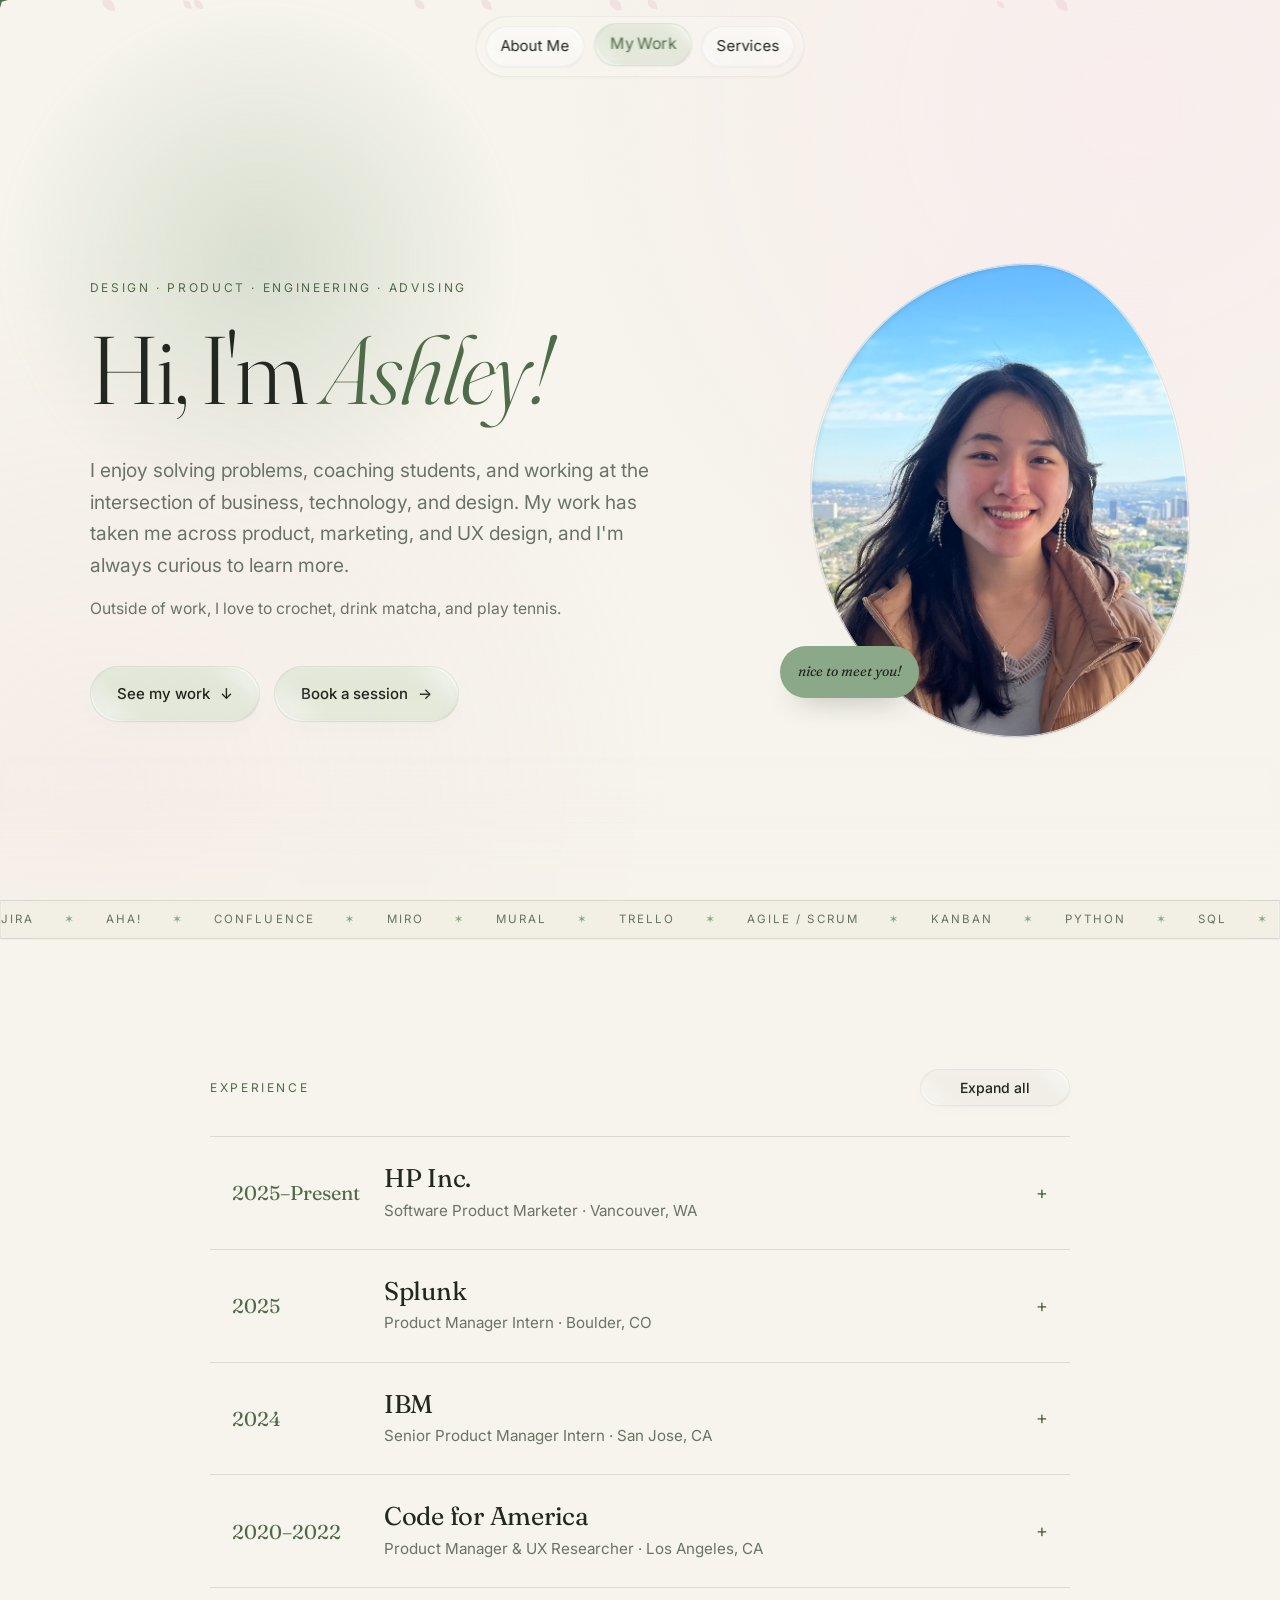
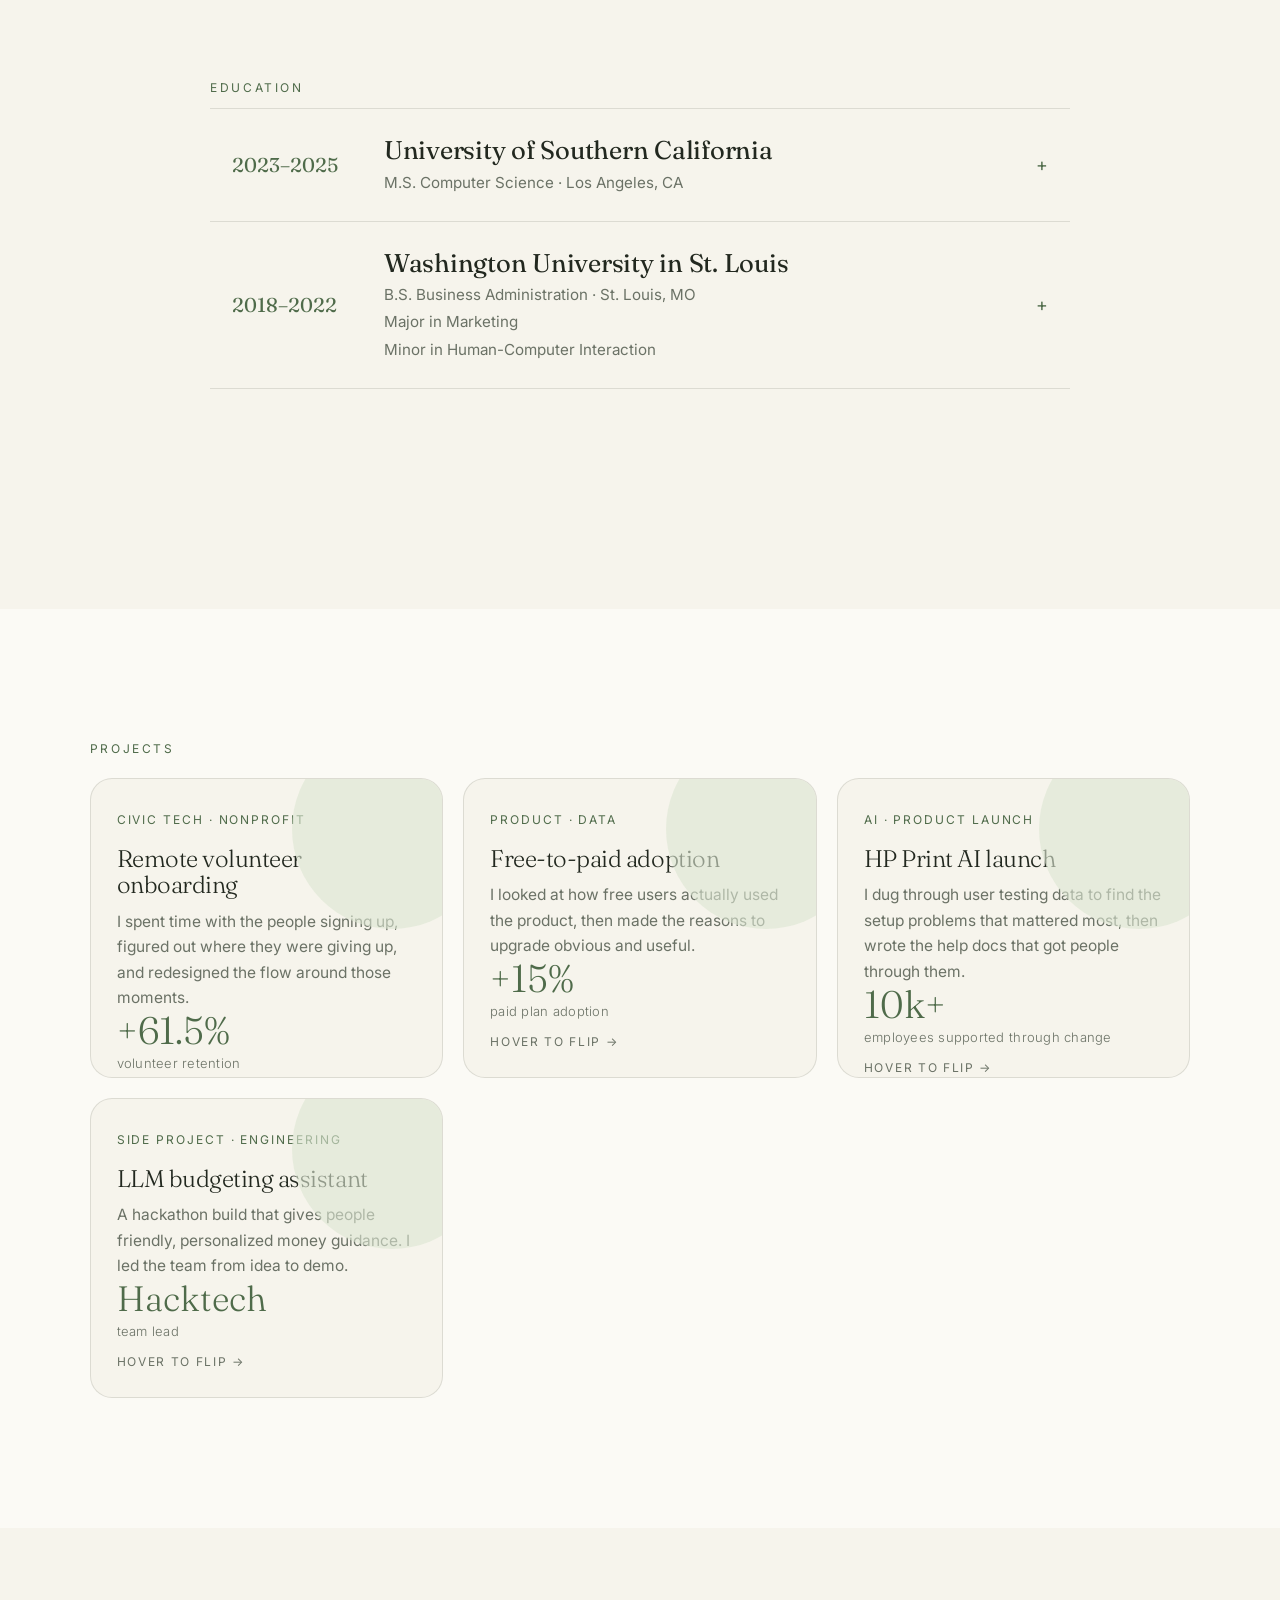
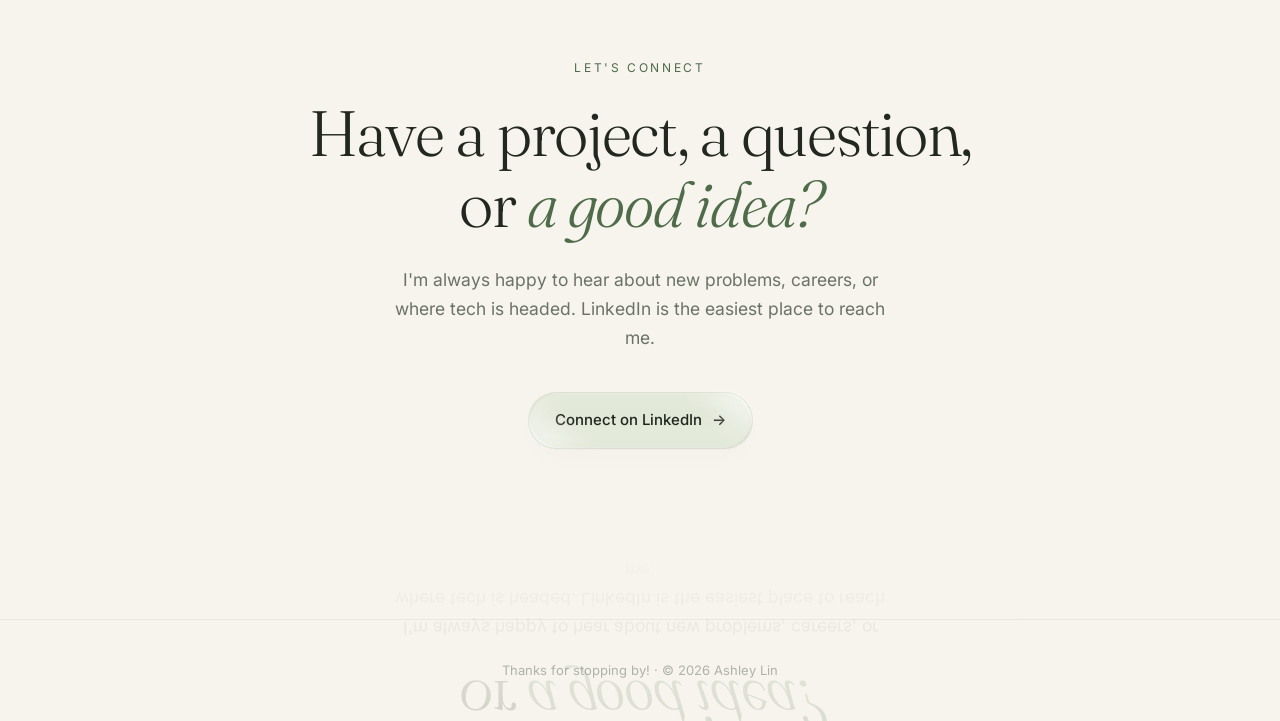
<file: index.html>
<!doctype html>
<html lang="en">
<head>
<meta charset="utf-8">
<meta name="viewport" content="width=device-width, initial-scale=1">
<title>Ashley Lin — My Work</title>
<meta name="description" content="Ashley Lin is a product manager who loves where business, tech, and design meet.">
<link rel="preconnect" href="https://fonts.googleapis.com">
<link rel="preconnect" href="https://fonts.gstatic.com" crossorigin>
<link href="https://fonts.googleapis.com/css2?family=Fraunces:ital,opsz,wght@0,9..144,300..600;1,9..144,300..500&family=Inter:wght@300;400;500;600&display=swap" rel="stylesheet">
<link rel="stylesheet" href="styles.css">
</head>
<body>

<a class="skip" href="#main">Skip to content</a>
<div class="blob" aria-hidden="true"></div>
<div class="progress" aria-hidden="true"></div>

<nav aria-label="Primary">
  <a class="link" href="about.html">About Me</a>
  <a class="link active" href="index.html" aria-current="page">My Work</a>
  <a class="link" href="services.html">Services</a>
</nav>

<main id="main">

<header class="hero">
  <div class="wrap">
    <div>
      <span class="eyebrow">Design · Product · Engineering · Advising</span>
      <h1 aria-label="Hi, I'm Ashley!">
        <span class="word">Hi,</span> <span class="word">I'm</span> <span class="word"><em>Ashley!</em></span>
      </h1>
      <p class="lede">I enjoy solving problems, coaching students, and working at the intersection of business, technology, and design. My work has taken me across product, marketing, and UX design, and I'm always curious to learn more.</p>
      <p class="outside">Outside of work, I love to crochet, drink matcha, and play tennis.</p>
      <div class="actions">
        <a class="btn solid" href="#work">See my work <span class="arrow down">↓</span></a>
        <a class="btn ghost" href="services.html">Book a session <span class="arrow">→</span></a>
      </div>
    </div>
    <figure class="portrait">
      <div class="frame"><img src="images/ashley_profile.jpg" alt="Ashley smiling in a brown puffer jacket in front of a sunny city view"></div>
      <div class="sticker" aria-hidden="true">nice to meet you!</div>
    </figure>
  </div>
</header>

<div class="marquee" aria-hidden="true">
  <div class="track">
    <span>Jira</span><span>Aha!</span><span>Confluence</span><span>Miro</span><span>Mural</span><span>Trello</span><span>Agile / Scrum</span><span>Kanban</span><span>Python</span><span>SQL</span><span>C++</span><span>Java</span><span>Swift</span><span>JavaScript</span><span>HTML/CSS</span><span>MongoDB</span><span>Angular</span><span>Node.js</span><span>R</span><span>Google Cloud</span><span>Excel</span><span>Power BI</span><span>Google Analytics</span><span>Market analysis</span><span>Industry analysis</span><span>Social &amp; digital marketing</span><span>Figma</span><span>Sketch</span><span>InVision</span><span>Adobe XD</span><span>InDesign</span><span>Storyboarding</span><span>Wireframing</span><span>Prototyping</span><span>WordPress</span><span>Wix</span>
    <span>Jira</span><span>Aha!</span><span>Confluence</span><span>Miro</span><span>Mural</span><span>Trello</span><span>Agile / Scrum</span><span>Kanban</span><span>Python</span><span>SQL</span><span>C++</span><span>Java</span><span>Swift</span><span>JavaScript</span><span>HTML/CSS</span><span>MongoDB</span><span>Angular</span><span>Node.js</span><span>R</span><span>Google Cloud</span><span>Excel</span><span>Power BI</span><span>Google Analytics</span><span>Market analysis</span><span>Industry analysis</span><span>Social &amp; digital marketing</span><span>Figma</span><span>Sketch</span><span>InVision</span><span>Adobe XD</span><span>InDesign</span><span>Storyboarding</span><span>Wireframing</span><span>Prototyping</span><span>WordPress</span><span>Wix</span>
  </div>
</div>

<section id="experience" class="exp">
  <div class="exp-wrap">
    <div class="exp-head reveal"><span class="eyebrow">Experience</span><button class="pill expand-all" type="button" aria-expanded="false">Expand all</button></div>
    <div class="entry-list reveal">
      <details class="entry">
        <summary class="entry-row">
          <span class="year">2025–Present</span>
          <div><span class="org">HP Inc.</span><span class="role">Software Product Marketer · Vancouver, WA</span></div>
          <span class="chev" aria-hidden="true">+</span>
        </summary>
        <p class="blurb">I dig into user testing and UX data to get launches like HP Print AI ready, write the help docs customers actually need, and build resources that help more than 10,000 employees get comfortable with new AI workflows.</p>
      </details>
      <details class="entry">
        <summary class="entry-row">
          <span class="year">2025</span>
          <div><span class="org">Splunk</span><span class="role">Product Manager Intern · Boulder, CO</span></div>
          <span class="chev" aria-hidden="true">+</span>
        </summary>
        <p class="blurb">I interviewed more than 50 clients and built a use case library to understand how they buy and use the product. I also dug into free-tier usage data, which helped drive a 15% lift in paid adoption.</p>
      </details>
      <details class="entry">
        <summary class="entry-row">
          <span class="year">2024</span>
          <div><span class="org">IBM</span><span class="role">Senior Product Manager Intern · San Jose, CA</span></div>
          <span class="chev" aria-hidden="true">+</span>
        </summary>
        <p class="blurb">I ran market and competitive research in decision intelligence and built interactive generative AI prototypes in Figma. I also turned customer feedback into case studies and sales materials that made the product's value easier to explain.</p>
      </details>
      <details class="entry">
        <summary class="entry-row">
          <span class="year">2020–2022</span>
          <div><span class="org">Code for America</span><span class="role">Product Manager &amp; UX Researcher · Los Angeles, CA</span></div>
          <span class="chev" aria-hidden="true">+</span>
        </summary>
        <p class="blurb">I led the redesign of remote volunteer onboarding, from user interviews through usability testing and A/B experiments. The changes raised volunteer retention by 61.5% and onboarding satisfaction by 37.1%.</p>
      </details>
    </div>

    <span class="eyebrow edu-label reveal">Education</span>
    <div class="entry-list reveal">
      <details class="entry">
        <summary class="entry-row">
          <span class="year">2023–2025</span>
          <div><span class="org">University of Southern California</span><span class="role">M.S. Computer Science · Los Angeles, CA</span></div>
          <span class="chev" aria-hidden="true">+</span>
        </summary>
        <div class="blurb"><ul class="activities"><li>Women in Computer Science</li><li>Women in Engineering</li></ul></div>
      </details>
      <details class="entry">
        <summary class="entry-row">
          <span class="year">2018–2022</span>
          <div><span class="org">Washington University in St. Louis</span><span class="role">B.S. Business Administration · St. Louis, MO</span><span class="role major">Major in Marketing</span><span class="role major">Minor in Human-Computer Interaction</span></div>
          <span class="chev" aria-hidden="true">+</span>
        </summary>
        <div class="blurb"><ul class="activities"><li>Director of Services, Congress of the South 40</li><li>UI/UX Designer, Google Developer Student Club</li><li>Treasurer, AIGA (American Institute of Graphic Design)</li><li>College Orientation Leader, First Year Center IE Program</li></ul></div>
      </details>
    </div>
  </div>
</section>

<section id="work" class="work">
  <div class="wrap">
    <span class="eyebrow reveal">Projects</span>
    <div class="pgrid">

      <div class="flip reveal" tabindex="0" role="button" aria-label="Remote volunteer onboarding. Hover or press Enter to flip.">
        <div class="flip-inner">
          <div class="face front">
            <div class="shape" aria-hidden="true"></div>
            <div>
              <span class="tag">Civic tech · Nonprofit</span>
              <h3>Remote volunteer onboarding</h3>
              <p>I spent time with the people signing up, figured out where they were giving up, and redesigned the flow around those moments.</p>
            </div>
            <div>
              <div class="metric">+61.5%<small>volunteer retention</small></div>
              <span class="hint">Hover to flip →</span>
            </div>
          </div>
          <div class="face back">
            <div class="photo-slot"><small>Photo placeholder</small>Image coming soon</div>
          </div>
        </div>
      </div>

      <div class="flip reveal" tabindex="0" role="button" aria-label="Free-to-paid adoption. Hover or press Enter to flip.">
        <div class="flip-inner">
          <div class="face front">
            <div class="shape" aria-hidden="true"></div>
            <div>
              <span class="tag">Product · Data</span>
              <h3>Free-to-paid adoption</h3>
              <p>I looked at how free users actually used the product, then made the reasons to upgrade obvious and useful.</p>
            </div>
            <div>
              <div class="metric">+15%<small>paid plan adoption</small></div>
              <span class="hint">Hover to flip →</span>
            </div>
          </div>
          <div class="face back">
            <div class="photo-slot"><small>Photo placeholder</small>Image coming soon</div>
          </div>
        </div>
      </div>

      <div class="flip reveal" tabindex="0" role="button" aria-label="HP Print AI launch. Hover or press Enter to flip.">
        <div class="flip-inner">
          <div class="face front">
            <div class="shape" aria-hidden="true"></div>
            <div>
              <span class="tag">AI · Product launch</span>
              <h3>HP Print AI launch</h3>
              <p>I dug through user testing data to find the setup problems that mattered most, then wrote the help docs that got people through them.</p>
            </div>
            <div>
              <div class="metric">10k+<small>employees supported through change</small></div>
              <span class="hint">Hover to flip →</span>
            </div>
          </div>
          <div class="face back">
            <div class="photo-slot"><small>Photo placeholder</small>Image coming soon</div>
          </div>
        </div>
      </div>

      <div class="flip reveal" tabindex="0" role="button" aria-label="LLM budgeting assistant. Hover or press Enter to flip.">
        <div class="flip-inner">
          <div class="face front">
            <div class="shape" aria-hidden="true"></div>
            <div>
              <span class="tag">Side project · Engineering</span>
              <h3>LLM budgeting assistant</h3>
              <p>A hackathon build that gives people friendly, personalized money guidance. I led the team from idea to demo.</p>
            </div>
            <div>
              <div class="metric wordy">Hacktech<small>team lead</small></div>
              <span class="hint">Hover to flip →</span>
            </div>
          </div>
          <div class="face back">
            <div class="photo-slot"><small>Photo placeholder</small>Image coming soon</div>
          </div>
        </div>
      </div>

          </div>
  </div>
</section>

  <section id="connect" class="connect">
    <div class="wrap reveal">
      <span class="eyebrow">Let's connect</span>
      <h2>Have a project, a question, or <em>a good idea?</em></h2>
      <p>I'm always happy to hear about new problems, careers, or where tech is headed. LinkedIn is the easiest place to reach me.</p>
      <a class="btn solid" href="https://linkedin.com/in/ashleylin1" target="_blank" rel="noopener">Connect on LinkedIn <span class="arrow">→</span></a>
    </div>
  </section>
</main>

<footer>Thanks for stopping by! · © 2026 Ashley Lin</footer>

<script src="site.js"></script>
</body>
</html>
</file>
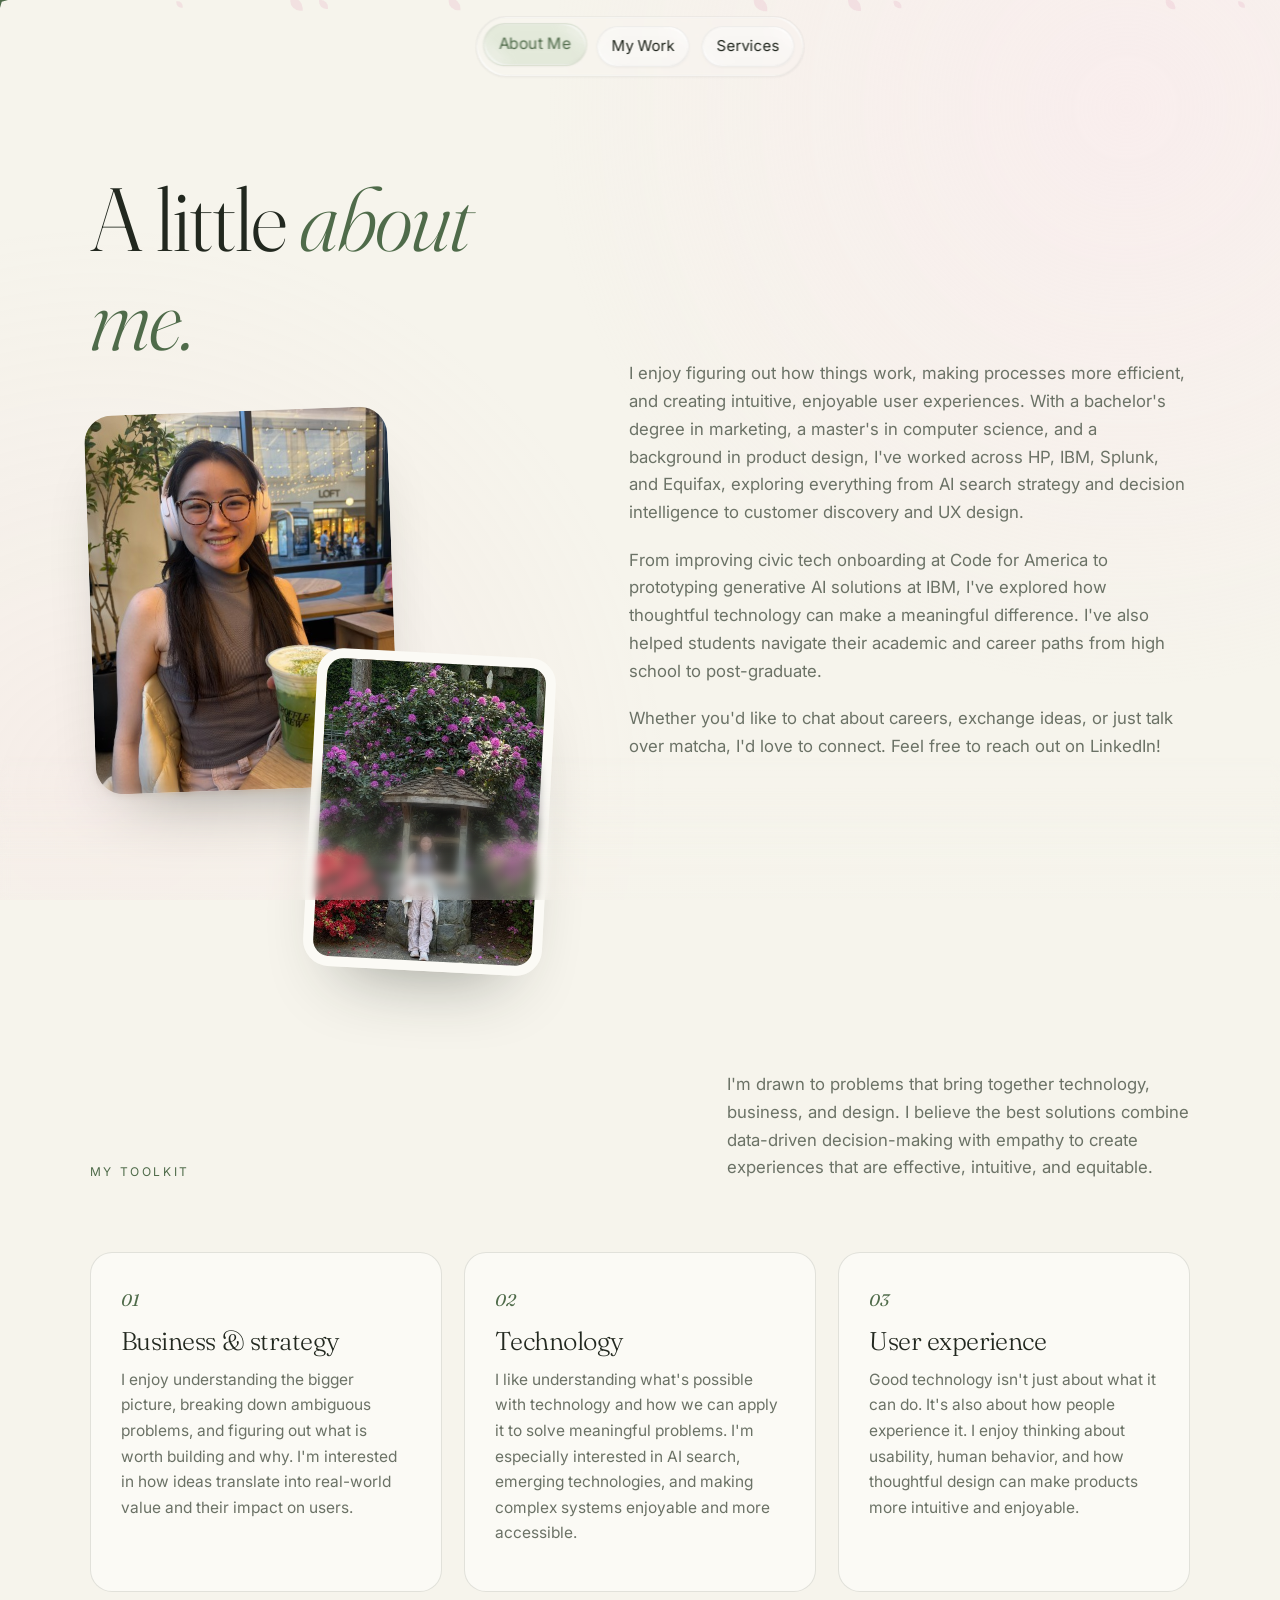
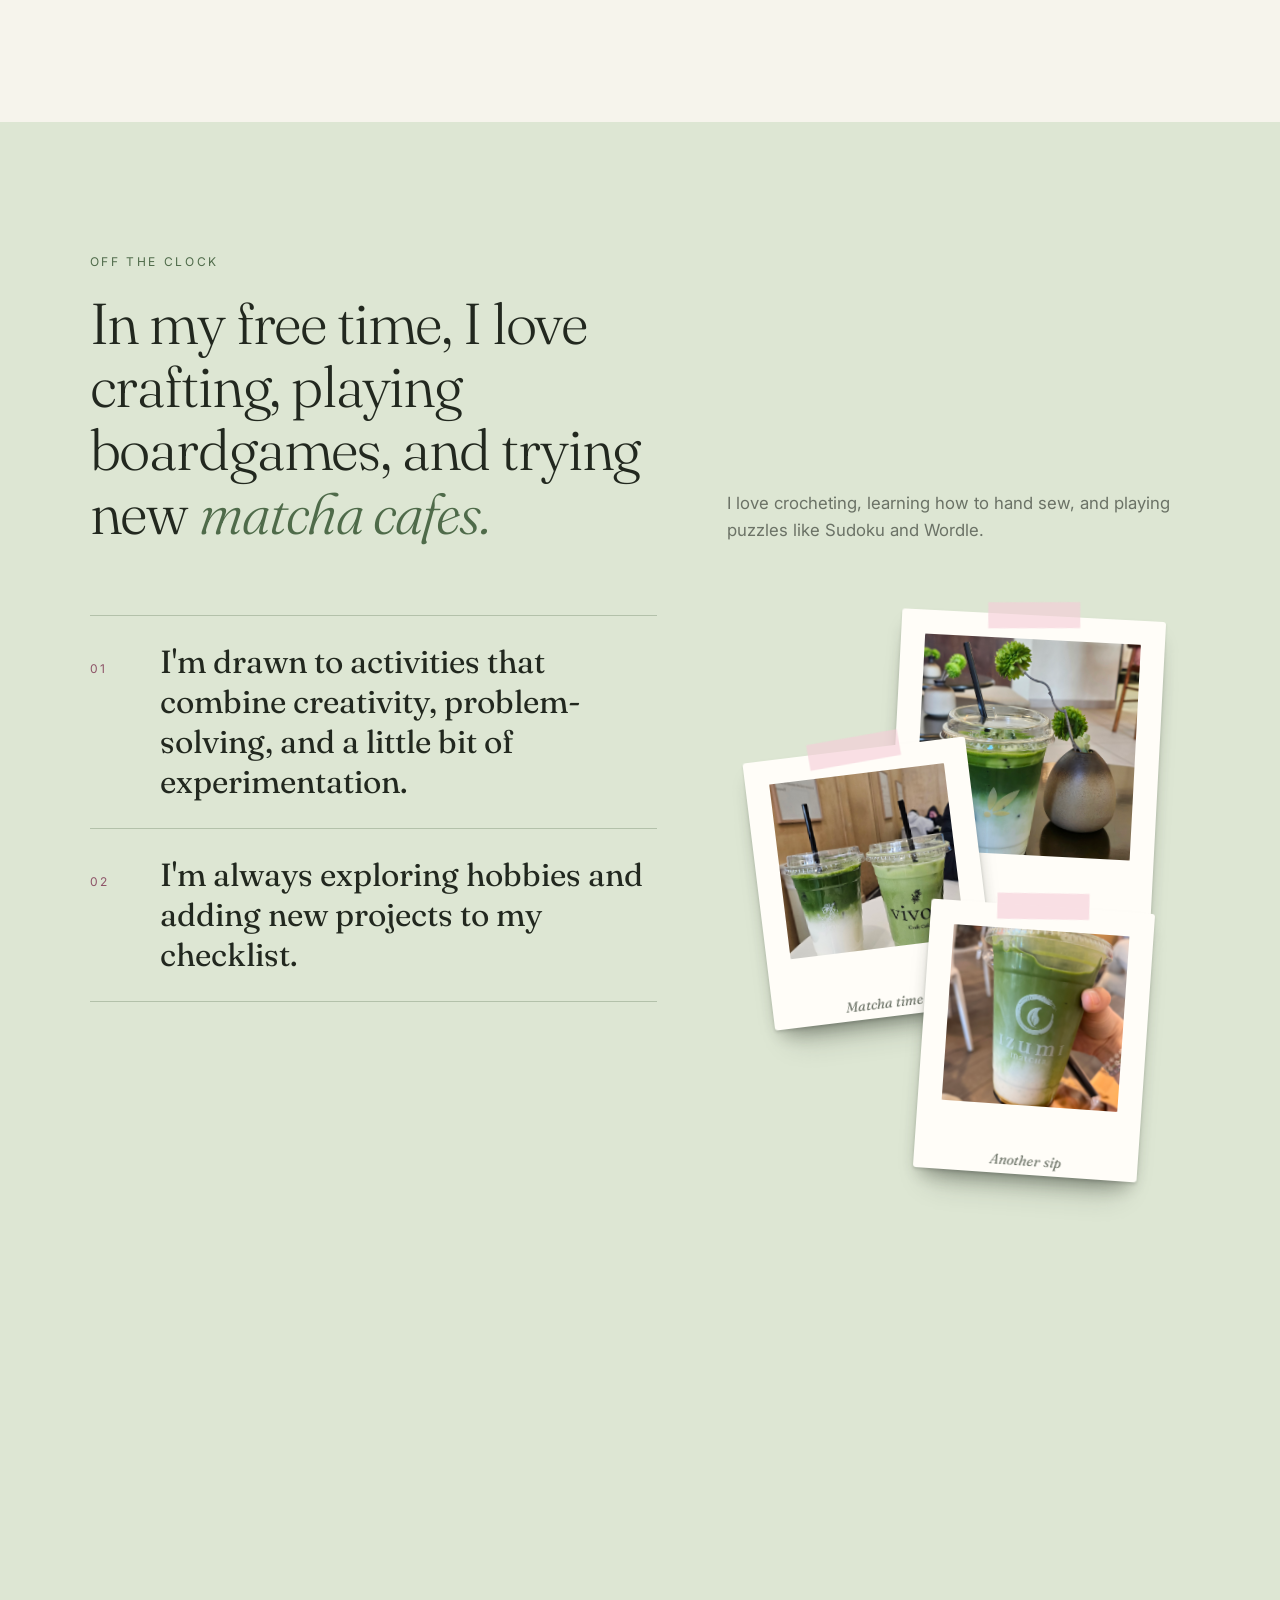
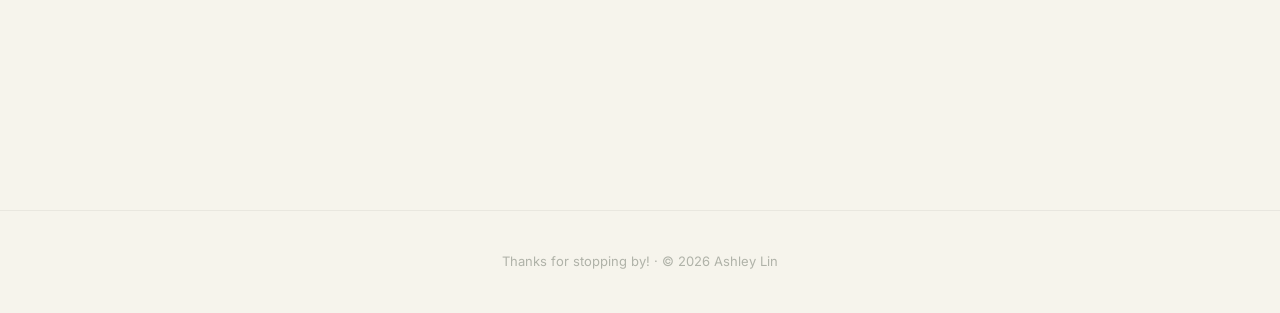
<file: about.html>
<!doctype html>
<html lang="en">
<head>
<meta charset="utf-8">
<meta name="viewport" content="width=device-width, initial-scale=1">
<title>Ashley Lin — About Me</title>
<meta name="description" content="A little about Ashley Lin: product, marketing, UX, and the things she makes for fun.">
<link rel="preconnect" href="https://fonts.googleapis.com">
<link rel="preconnect" href="https://fonts.gstatic.com" crossorigin>
<link href="https://fonts.googleapis.com/css2?family=Fraunces:ital,opsz,wght@0,9..144,300..600;1,9..144,300..500&family=Inter:wght@300;400;500;600&display=swap" rel="stylesheet">
<link rel="stylesheet" href="styles.css">
</head>
<body>

<a class="skip" href="#main">Skip to content</a>
<div class="progress" aria-hidden="true"></div>

<nav aria-label="Primary">
  <a class="link active" href="about.html" aria-current="page">About Me</a>
  <a class="link" href="index.html">My Work</a>
  <a class="link" href="services.html">Services</a>
</nav>

<main id="main">

<section id="about" class="about pt-about">
  <div class="wrap">
    <div class="about-grid">
      <div class="about-visual">
        <h1 class="reveal">A little <em>about me.</em></h1>
        <div class="collage reveal">
          <figure class="c1"><img src="images/ashley_2.jpeg" alt="Ashley smiling in a brown puffer jacket in front of a sunny city view"></figure>
          <figure class="c2"><img src="images/ashley_1.jpeg" alt="Ashley standing in front of a stone well surrounded by blooming purple and red rhododendrons"></figure>
        </div>
      </div>
      <div>
        <p class="body reveal">I enjoy figuring out how things work, making processes more efficient, and creating intuitive, enjoyable user experiences. With a bachelor's degree in marketing, a master's in computer science, and a background in product design, I've worked across HP, IBM, Splunk, and Equifax, exploring everything from AI search strategy and decision intelligence to customer discovery and UX design.</p>
        <p class="body reveal">From improving civic tech onboarding at Code for America to prototyping generative AI solutions at IBM, I've explored how thoughtful technology can make a meaningful difference. I've also helped students navigate their academic and career paths from high school to post-graduate.</p>
        <p class="body reveal">Whether you'd like to chat about careers, exchange ideas, or just talk over matcha, I'd love to connect. Feel free to reach out on LinkedIn!</p>
      </div>
    </div>

    <div class="off-head toolkit-row">
      <div class="reveal"><span class="eyebrow">My Toolkit</span></div>
      <p class="lead reveal">I'm drawn to problems that bring together technology, business, and design. I believe the best solutions combine data-driven decision-making with empathy to create experiences that are effective, intuitive, and equitable.</p>
    </div>
    <div class="pillars">
      <div class="skill-card reveal" tabindex="0" role="button" aria-label="Business and strategy. Hover or press Enter to see skills.">
        <div class="skill-inner">
          <div class="skill-face front">
            <span class="num">01</span>
            <h3>Business &amp; strategy</h3>
            <p>I enjoy understanding the bigger picture, breaking down ambiguous problems, and figuring out what is worth building and why. I'm interested in how ideas translate into real-world value and their impact on users.</p>
          </div>
          <div class="skill-face back">
            <ul class="skills"><li>Jira</li><li>Aha!</li><li>Confluence</li><li>Agile / Scrum</li><li>Kanban</li><li>Market analysis</li><li>Industry analysis</li><li>Google Analytics</li><li>Excel</li><li>Power BI</li><li>Social &amp; digital marketing</li></ul>
          </div>
        </div>
      </div>
      <div class="skill-card reveal" tabindex="0" role="button" aria-label="Technology. Hover or press Enter to see skills.">
        <div class="skill-inner">
          <div class="skill-face front">
            <span class="num">02</span>
            <h3>Technology</h3>
            <p>I like understanding what's possible with technology and how we can apply it to solve meaningful problems. I'm especially interested in AI search, emerging technologies, and making complex systems enjoyable and more accessible.</p>
          </div>
          <div class="skill-face back">
            <ul class="skills"><li>Python</li><li>SQL</li><li>R</li><li>Java</li><li>C++</li><li>Swift</li><li>JavaScript</li><li>HTML/CSS</li><li>Angular</li><li>Node.js</li><li>MongoDB</li><li>Google Cloud</li></ul>
          </div>
        </div>
      </div>
      <div class="skill-card reveal" tabindex="0" role="button" aria-label="User experience. Hover or press Enter to see skills.">
        <div class="skill-inner">
          <div class="skill-face front">
            <span class="num">03</span>
            <h3>User experience</h3>
            <p>Good technology isn't just about what it can do. It's also about how people experience it. I enjoy thinking about usability, human behavior, and how thoughtful design can make products more intuitive and enjoyable.</p>
          </div>
          <div class="skill-face back">
            <ul class="skills"><li>Figma</li><li>Sketch</li><li>Adobe XD</li><li>InVision</li><li>InDesign</li><li>Miro</li><li>Mural</li><li>Wireframing</li><li>Prototyping</li><li>Storyboarding</li><li>WordPress</li><li>Wix</li></ul>
          </div>
        </div>
      </div>
    </div>
  </div>
</section>

<section id="off-the-clock" class="offclock">
  <div class="wrap">
    <div class="off-head">
      <div class="reveal">
        <span class="eyebrow">Off the clock</span>
        <h2>In my free time, I love crafting, playing boardgames, and trying new <em>matcha cafes.</em></h2>
      </div>
      <p class="lead reveal">I love crocheting, learning how to hand sew, and playing puzzles like Sudoku and Wordle.</p>
    </div>

    <div class="off-head tall">
      <ol class="statements">
        <li class="reveal" style="--d:0s"><span class="n">01</span>I'm drawn to activities that combine creativity, problem-solving, and a little bit of experimentation.</li>
        <li class="reveal" style="--d:.15s"><span class="n">02</span>I'm always exploring hobbies and adding new projects to my checklist.</li>
        <li class="reveal" style="--d:.3s"><span class="n">03</span>Lately, I've also been learning how to play tennis and vibe coding side projects.</li>
      </ol>
      <div class="polstack">
        <figure class="pol matcha" style="--r:3deg;--d:0s">
          <img src="images/matcha_1.jpg" alt="An iced matcha latte in a clear cup with layered green and milk, next to a small ceramic vase" loading="lazy">
          <figcaption>Iced matcha, obviously</figcaption>
        </figure>
        <figure class="pol garden" style="--r:-7deg;--d:.25s">
          <img src="images/matcha_2.jpg" alt="Matcha photo" loading="lazy">
          <figcaption>Matcha time</figcaption>
        </figure>
        <figure class="pol profile" style="--r:4deg;--d:.5s">
          <img src="images/matcha_3.jpg" alt="Matcha photo" loading="lazy">
          <figcaption>Another sip</figcaption>
        </figure>
      </div>
    </div>

    <div class="orbit reveal">
      <div class="orbit-center">
        <h3>Currently into</h3>
        <p>A little corner for what I've been learning lately.</p>
      </div>
      <div class="ring">
          <span class="orb" style="--a0:0deg" tabindex="0"><span class="spin"><span class="emoji">🍵</span><span class="label">Making matcha</span></span></span>
          <span class="orb" style="--a0:36deg" tabindex="0"><span class="spin"><span class="emoji">🧶</span><span class="label">Crochet</span></span></span>
          <span class="orb" style="--a0:72deg" tabindex="0"><span class="spin"><span class="emoji">🧩</span><span class="label">Sudoku</span></span></span>
          <span class="orb" style="--a0:108deg" tabindex="0"><span class="spin"><span class="emoji">🪡</span><span class="label">Hand sewing</span></span></span>
          <span class="orb" style="--a0:144deg" tabindex="0"><span class="spin"><span class="emoji letter">W</span><span class="label">Wordle</span></span></span>
          <span class="orb" style="--a0:180deg" tabindex="0"><span class="spin"><span class="emoji">✏️</span><span class="label">Drawing</span></span></span>
          <span class="orb" style="--a0:216deg" tabindex="0"><span class="spin"><span class="emoji">🎬</span><span class="label">Video editing</span></span></span>
          <span class="orb" style="--a0:252deg" tabindex="0"><span class="spin"><span class="emoji">🐶</span><span class="label">Felting</span></span></span>
          <span class="orb" style="--a0:288deg" tabindex="0"><span class="spin"><span class="emoji">🍛</span><span class="label">Meal prep</span></span></span>
          <span class="orb" style="--a0:324deg" tabindex="0"><span class="spin"><span class="emoji">🎾</span><span class="label">Tennis</span></span></span>
      </div>
    </div>
  </div>
</section>

<section id="art" class="art">
  <div class="wrap">
    <div class="art-head">
      <div class="reveal">
        <span class="eyebrow">Art</span>
        <h2>Little things <em>I love.</em></h2>
      </div>
      <p class="reveal">This site is a collection of the things I've worked on, learned, and enjoyed along the way.</p>
    </div>
    <div class="gallery">
      <figure class="piece reveal"><div class="ph">Piece one</div><figcaption>Title · medium · year</figcaption></figure>
      <figure class="piece reveal"><div class="ph">Piece two</div><figcaption>Title · medium · year</figcaption></figure>
      <figure class="piece reveal"><div class="ph">Piece three</div><figcaption>Title · medium · year</figcaption></figure>
    </div>
    <a class="more reveal" href="gallery.html">Want to see more? <span class="arrow">→</span></a>
  </div>
</section>

<section id="contact" class="contact">
  <div class="wrap reveal">
    <span class="eyebrow">Say hello!</span>
    <h2>Have a project in mind, want to talk about careers, or <em>just found something interesting on my site?</em></h2>
    <div class="cta-row">
      <a class="btn solid" href="https://linkedin.com/in/ashleylin1" target="_blank" rel="noopener">Connect on LinkedIn <span class="arrow">→</span></a>
      <a class="btn ghost" href="services.html">Book a session <span class="arrow">→</span></a>
    </div>
  </div>
</section>

</main>

<footer>Thanks for stopping by! · © 2026 Ashley Lin</footer>

<script src="site.js"></script>
</body>
</html>
</file>
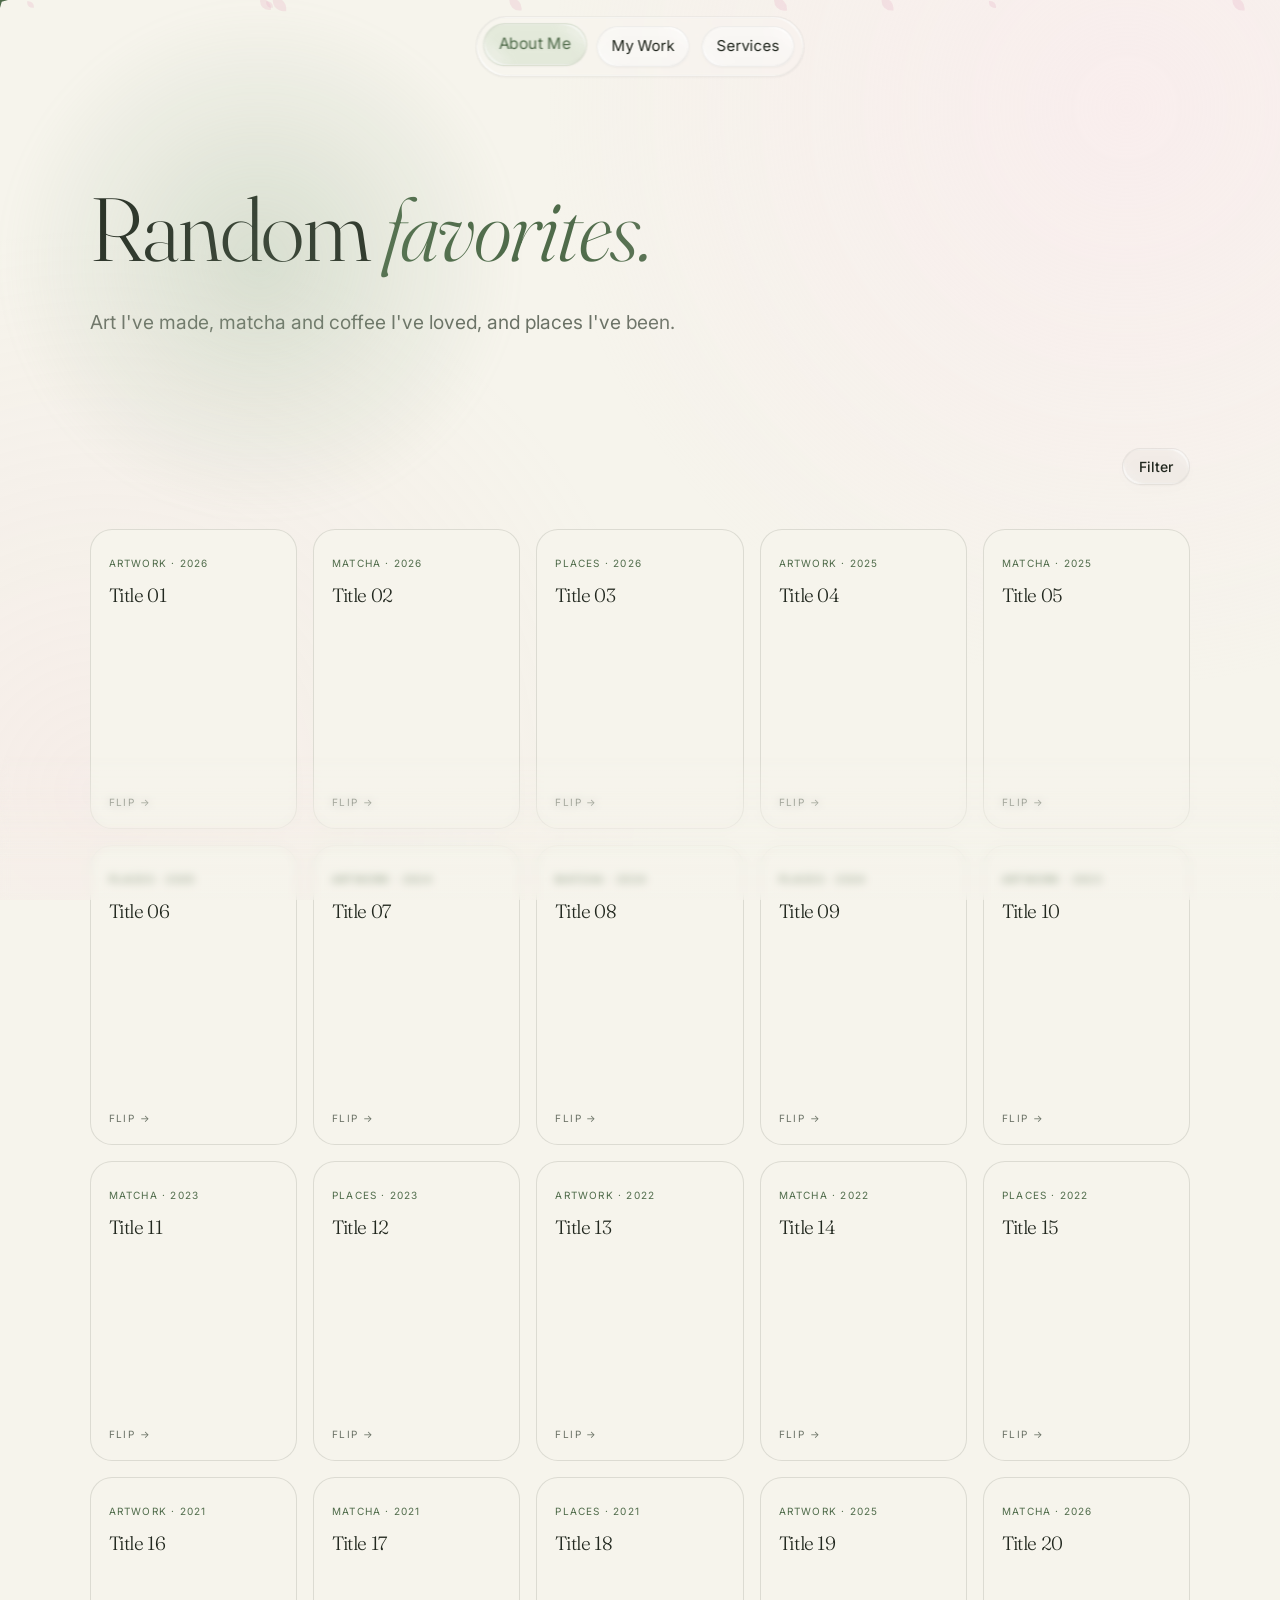
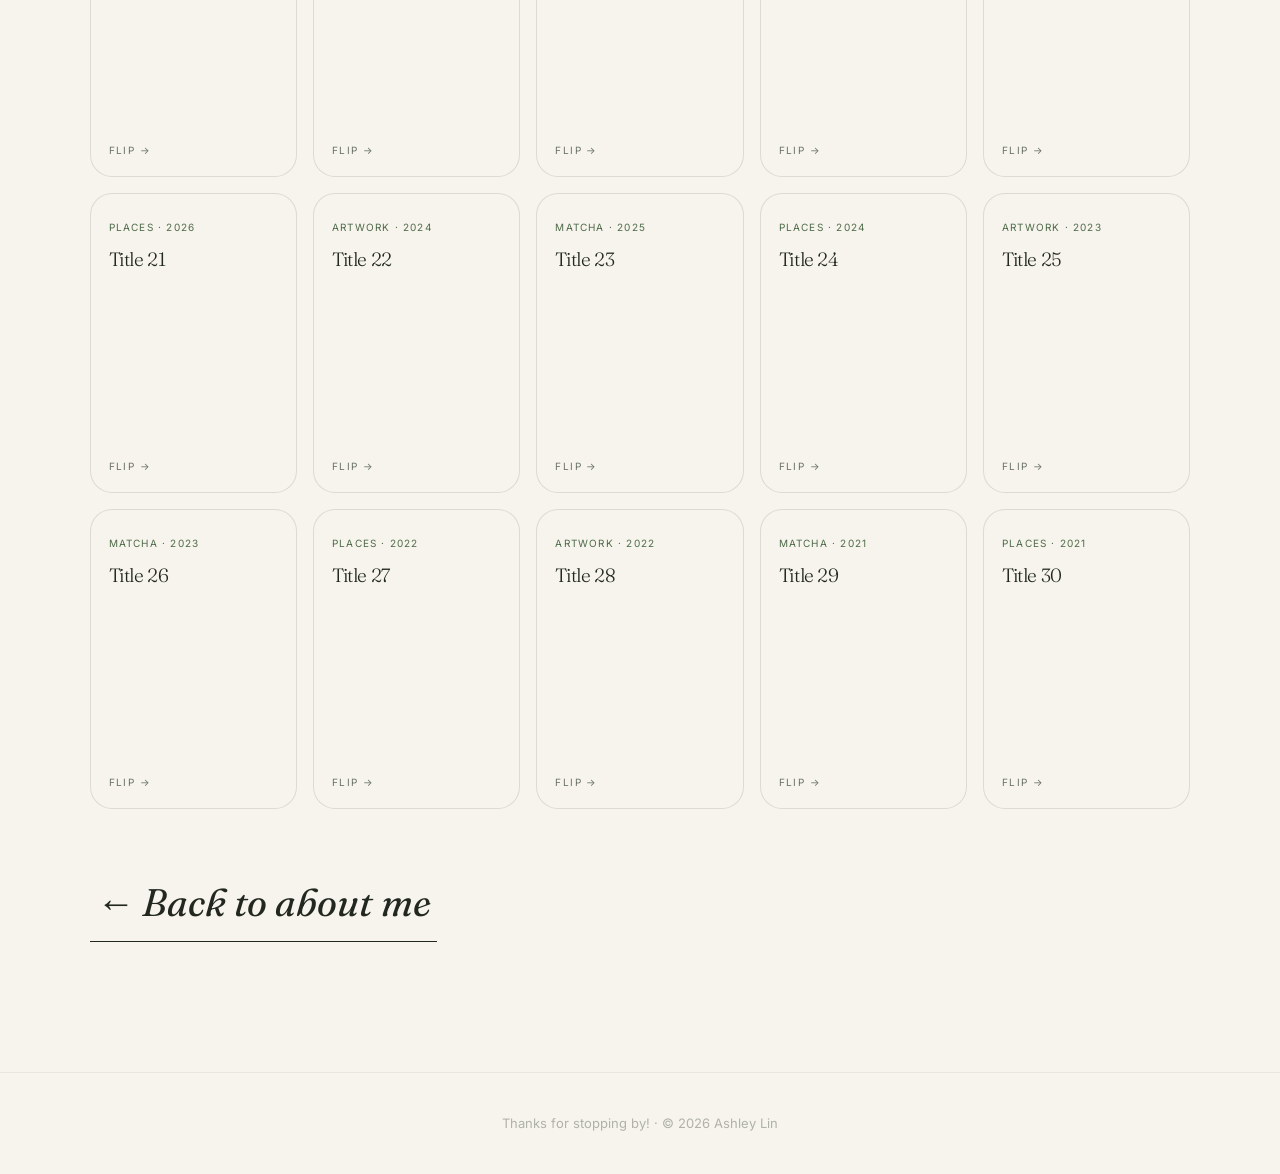
<file: gallery.html>
<!doctype html>
<html lang="en">
<head>
<meta charset="utf-8">
<meta name="viewport" content="width=device-width, initial-scale=1">
<title>Ashley Lin — Gallery</title>
<meta name="description" content="A gallery of art, matcha and coffee, and places Ashley Lin has been.">
<link rel="preconnect" href="https://fonts.googleapis.com">
<link rel="preconnect" href="https://fonts.gstatic.com" crossorigin>
<link href="https://fonts.googleapis.com/css2?family=Fraunces:ital,opsz,wght@0,9..144,300..600;1,9..144,300..500&family=Inter:wght@300;400;500;600&display=swap" rel="stylesheet">
<link rel="stylesheet" href="styles.css">
</head>
<body>

<a class="skip" href="#main">Skip to content</a>
<div class="blob" aria-hidden="true"></div>
<div class="progress" aria-hidden="true"></div>

<nav aria-label="Primary">
  <a class="link active" href="about.html" aria-current="page">About Me</a>
  <a class="link" href="index.html">My Work</a>
  <a class="link" href="services.html">Services</a>
</nav>

<main id="main">

<header class="page-hero">
  <div class="wrap">
    <h1 class="reveal">Random <em>favorites.</em></h1>
    <p class="page-lede reveal">Art I've made, matcha and coffee I've loved, and places I've been.</p>
  </div>
</header>

<section class="pt-40">
  <div class="wrap">
    <div class="tools">
      <div class="filter" role="group" aria-label="Filter">
        <button class="pill" type="button" aria-haspopup="true">Filter</button>
        <div class="filter-menu">
          <button class="pill" data-filter="all" aria-pressed="true">All</button>
          <button class="pill" data-filter="art" aria-pressed="false">Art</button>
          <button class="pill" data-filter="matcha" aria-pressed="false">Matcha</button>
          <button class="pill" data-filter="places" aria-pressed="false">Places</button>
        </div>
      </div>
    </div>

    <div class="pgrid gallery-grid" id="gallery">
      <div class="flip small reveal" data-cat="art" tabindex="0" role="button" aria-label="Title 01. Hover or press Enter to flip."><div class="flip-inner"><div class="face front"><div><span class="tag">Artwork · 2026</span><h3>Title 01</h3></div><span class="hint">Flip →</span></div><div class="face back"><div class="photo-slot"><small>Photo</small>Coming soon</div></div></div></div>
      <div class="flip small reveal" data-cat="matcha" tabindex="0" role="button" aria-label="Title 02. Hover or press Enter to flip."><div class="flip-inner"><div class="face front"><div><span class="tag">Matcha · 2026</span><h3>Title 02</h3></div><span class="hint">Flip →</span></div><div class="face back"><div class="photo-slot"><small>Photo</small>Coming soon</div></div></div></div>
      <div class="flip small reveal" data-cat="places" tabindex="0" role="button" aria-label="Title 03. Hover or press Enter to flip."><div class="flip-inner"><div class="face front"><div><span class="tag">Places · 2026</span><h3>Title 03</h3></div><span class="hint">Flip →</span></div><div class="face back"><div class="photo-slot"><small>Photo</small>Coming soon</div></div></div></div>
      <div class="flip small reveal" data-cat="art" tabindex="0" role="button" aria-label="Title 04. Hover or press Enter to flip."><div class="flip-inner"><div class="face front"><div><span class="tag">Artwork · 2025</span><h3>Title 04</h3></div><span class="hint">Flip →</span></div><div class="face back"><div class="photo-slot"><small>Photo</small>Coming soon</div></div></div></div>
      <div class="flip small reveal" data-cat="matcha" tabindex="0" role="button" aria-label="Title 05. Hover or press Enter to flip."><div class="flip-inner"><div class="face front"><div><span class="tag">Matcha · 2025</span><h3>Title 05</h3></div><span class="hint">Flip →</span></div><div class="face back"><div class="photo-slot"><small>Photo</small>Coming soon</div></div></div></div>
      <div class="flip small reveal" data-cat="places" tabindex="0" role="button" aria-label="Title 06. Hover or press Enter to flip."><div class="flip-inner"><div class="face front"><div><span class="tag">Places · 2025</span><h3>Title 06</h3></div><span class="hint">Flip →</span></div><div class="face back"><div class="photo-slot"><small>Photo</small>Coming soon</div></div></div></div>
      <div class="flip small reveal" data-cat="art" tabindex="0" role="button" aria-label="Title 07. Hover or press Enter to flip."><div class="flip-inner"><div class="face front"><div><span class="tag">Artwork · 2024</span><h3>Title 07</h3></div><span class="hint">Flip →</span></div><div class="face back"><div class="photo-slot"><small>Photo</small>Coming soon</div></div></div></div>
      <div class="flip small reveal" data-cat="matcha" tabindex="0" role="button" aria-label="Title 08. Hover or press Enter to flip."><div class="flip-inner"><div class="face front"><div><span class="tag">Matcha · 2024</span><h3>Title 08</h3></div><span class="hint">Flip →</span></div><div class="face back"><div class="photo-slot"><small>Photo</small>Coming soon</div></div></div></div>
      <div class="flip small reveal" data-cat="places" tabindex="0" role="button" aria-label="Title 09. Hover or press Enter to flip."><div class="flip-inner"><div class="face front"><div><span class="tag">Places · 2024</span><h3>Title 09</h3></div><span class="hint">Flip →</span></div><div class="face back"><div class="photo-slot"><small>Photo</small>Coming soon</div></div></div></div>
      <div class="flip small reveal" data-cat="art" tabindex="0" role="button" aria-label="Title 10. Hover or press Enter to flip."><div class="flip-inner"><div class="face front"><div><span class="tag">Artwork · 2023</span><h3>Title 10</h3></div><span class="hint">Flip →</span></div><div class="face back"><div class="photo-slot"><small>Photo</small>Coming soon</div></div></div></div>
      <div class="flip small reveal" data-cat="matcha" tabindex="0" role="button" aria-label="Title 11. Hover or press Enter to flip."><div class="flip-inner"><div class="face front"><div><span class="tag">Matcha · 2023</span><h3>Title 11</h3></div><span class="hint">Flip →</span></div><div class="face back"><div class="photo-slot"><small>Photo</small>Coming soon</div></div></div></div>
      <div class="flip small reveal" data-cat="places" tabindex="0" role="button" aria-label="Title 12. Hover or press Enter to flip."><div class="flip-inner"><div class="face front"><div><span class="tag">Places · 2023</span><h3>Title 12</h3></div><span class="hint">Flip →</span></div><div class="face back"><div class="photo-slot"><small>Photo</small>Coming soon</div></div></div></div>
      <div class="flip small reveal" data-cat="art" tabindex="0" role="button" aria-label="Title 13. Hover or press Enter to flip."><div class="flip-inner"><div class="face front"><div><span class="tag">Artwork · 2022</span><h3>Title 13</h3></div><span class="hint">Flip →</span></div><div class="face back"><div class="photo-slot"><small>Photo</small>Coming soon</div></div></div></div>
      <div class="flip small reveal" data-cat="matcha" tabindex="0" role="button" aria-label="Title 14. Hover or press Enter to flip."><div class="flip-inner"><div class="face front"><div><span class="tag">Matcha · 2022</span><h3>Title 14</h3></div><span class="hint">Flip →</span></div><div class="face back"><div class="photo-slot"><small>Photo</small>Coming soon</div></div></div></div>
      <div class="flip small reveal" data-cat="places" tabindex="0" role="button" aria-label="Title 15. Hover or press Enter to flip."><div class="flip-inner"><div class="face front"><div><span class="tag">Places · 2022</span><h3>Title 15</h3></div><span class="hint">Flip →</span></div><div class="face back"><div class="photo-slot"><small>Photo</small>Coming soon</div></div></div></div>
      <div class="flip small reveal" data-cat="art" tabindex="0" role="button" aria-label="Title 16. Hover or press Enter to flip."><div class="flip-inner"><div class="face front"><div><span class="tag">Artwork · 2021</span><h3>Title 16</h3></div><span class="hint">Flip →</span></div><div class="face back"><div class="photo-slot"><small>Photo</small>Coming soon</div></div></div></div>
      <div class="flip small reveal" data-cat="matcha" tabindex="0" role="button" aria-label="Title 17. Hover or press Enter to flip."><div class="flip-inner"><div class="face front"><div><span class="tag">Matcha · 2021</span><h3>Title 17</h3></div><span class="hint">Flip →</span></div><div class="face back"><div class="photo-slot"><small>Photo</small>Coming soon</div></div></div></div>
      <div class="flip small reveal" data-cat="places" tabindex="0" role="button" aria-label="Title 18. Hover or press Enter to flip."><div class="flip-inner"><div class="face front"><div><span class="tag">Places · 2021</span><h3>Title 18</h3></div><span class="hint">Flip →</span></div><div class="face back"><div class="photo-slot"><small>Photo</small>Coming soon</div></div></div></div>
      <div class="flip small reveal" data-cat="art" tabindex="0" role="button" aria-label="Title 19. Hover or press Enter to flip."><div class="flip-inner"><div class="face front"><div><span class="tag">Artwork · 2025</span><h3>Title 19</h3></div><span class="hint">Flip →</span></div><div class="face back"><div class="photo-slot"><small>Photo</small>Coming soon</div></div></div></div>
      <div class="flip small reveal" data-cat="matcha" tabindex="0" role="button" aria-label="Title 20. Hover or press Enter to flip."><div class="flip-inner"><div class="face front"><div><span class="tag">Matcha · 2026</span><h3>Title 20</h3></div><span class="hint">Flip →</span></div><div class="face back"><div class="photo-slot"><small>Photo</small>Coming soon</div></div></div></div>
      <div class="flip small reveal" data-cat="places" tabindex="0" role="button" aria-label="Title 21. Hover or press Enter to flip."><div class="flip-inner"><div class="face front"><div><span class="tag">Places · 2026</span><h3>Title 21</h3></div><span class="hint">Flip →</span></div><div class="face back"><div class="photo-slot"><small>Photo</small>Coming soon</div></div></div></div>
      <div class="flip small reveal" data-cat="art" tabindex="0" role="button" aria-label="Title 22. Hover or press Enter to flip."><div class="flip-inner"><div class="face front"><div><span class="tag">Artwork · 2024</span><h3>Title 22</h3></div><span class="hint">Flip →</span></div><div class="face back"><div class="photo-slot"><small>Photo</small>Coming soon</div></div></div></div>
      <div class="flip small reveal" data-cat="matcha" tabindex="0" role="button" aria-label="Title 23. Hover or press Enter to flip."><div class="flip-inner"><div class="face front"><div><span class="tag">Matcha · 2025</span><h3>Title 23</h3></div><span class="hint">Flip →</span></div><div class="face back"><div class="photo-slot"><small>Photo</small>Coming soon</div></div></div></div>
      <div class="flip small reveal" data-cat="places" tabindex="0" role="button" aria-label="Title 24. Hover or press Enter to flip."><div class="flip-inner"><div class="face front"><div><span class="tag">Places · 2024</span><h3>Title 24</h3></div><span class="hint">Flip →</span></div><div class="face back"><div class="photo-slot"><small>Photo</small>Coming soon</div></div></div></div>
      <div class="flip small reveal" data-cat="art" tabindex="0" role="button" aria-label="Title 25. Hover or press Enter to flip."><div class="flip-inner"><div class="face front"><div><span class="tag">Artwork · 2023</span><h3>Title 25</h3></div><span class="hint">Flip →</span></div><div class="face back"><div class="photo-slot"><small>Photo</small>Coming soon</div></div></div></div>
      <div class="flip small reveal" data-cat="matcha" tabindex="0" role="button" aria-label="Title 26. Hover or press Enter to flip."><div class="flip-inner"><div class="face front"><div><span class="tag">Matcha · 2023</span><h3>Title 26</h3></div><span class="hint">Flip →</span></div><div class="face back"><div class="photo-slot"><small>Photo</small>Coming soon</div></div></div></div>
      <div class="flip small reveal" data-cat="places" tabindex="0" role="button" aria-label="Title 27. Hover or press Enter to flip."><div class="flip-inner"><div class="face front"><div><span class="tag">Places · 2022</span><h3>Title 27</h3></div><span class="hint">Flip →</span></div><div class="face back"><div class="photo-slot"><small>Photo</small>Coming soon</div></div></div></div>
      <div class="flip small reveal" data-cat="art" tabindex="0" role="button" aria-label="Title 28. Hover or press Enter to flip."><div class="flip-inner"><div class="face front"><div><span class="tag">Artwork · 2022</span><h3>Title 28</h3></div><span class="hint">Flip →</span></div><div class="face back"><div class="photo-slot"><small>Photo</small>Coming soon</div></div></div></div>
      <div class="flip small reveal" data-cat="matcha" tabindex="0" role="button" aria-label="Title 29. Hover or press Enter to flip."><div class="flip-inner"><div class="face front"><div><span class="tag">Matcha · 2021</span><h3>Title 29</h3></div><span class="hint">Flip →</span></div><div class="face back"><div class="photo-slot"><small>Photo</small>Coming soon</div></div></div></div>
      <div class="flip small reveal" data-cat="places" tabindex="0" role="button" aria-label="Title 30. Hover or press Enter to flip."><div class="flip-inner"><div class="face front"><div><span class="tag">Places · 2021</span><h3>Title 30</h3></div><span class="hint">Flip →</span></div><div class="face back"><div class="photo-slot"><small>Photo</small>Coming soon</div></div></div></div>
    </div>

    <a class="more reveal" href="about.html">← Back to about me</a>
  </div>
</section>

</main>

<footer>Thanks for stopping by! · © 2026 Ashley Lin</footer>

<script src="site.js"></script>
</body>
</html>
</file>
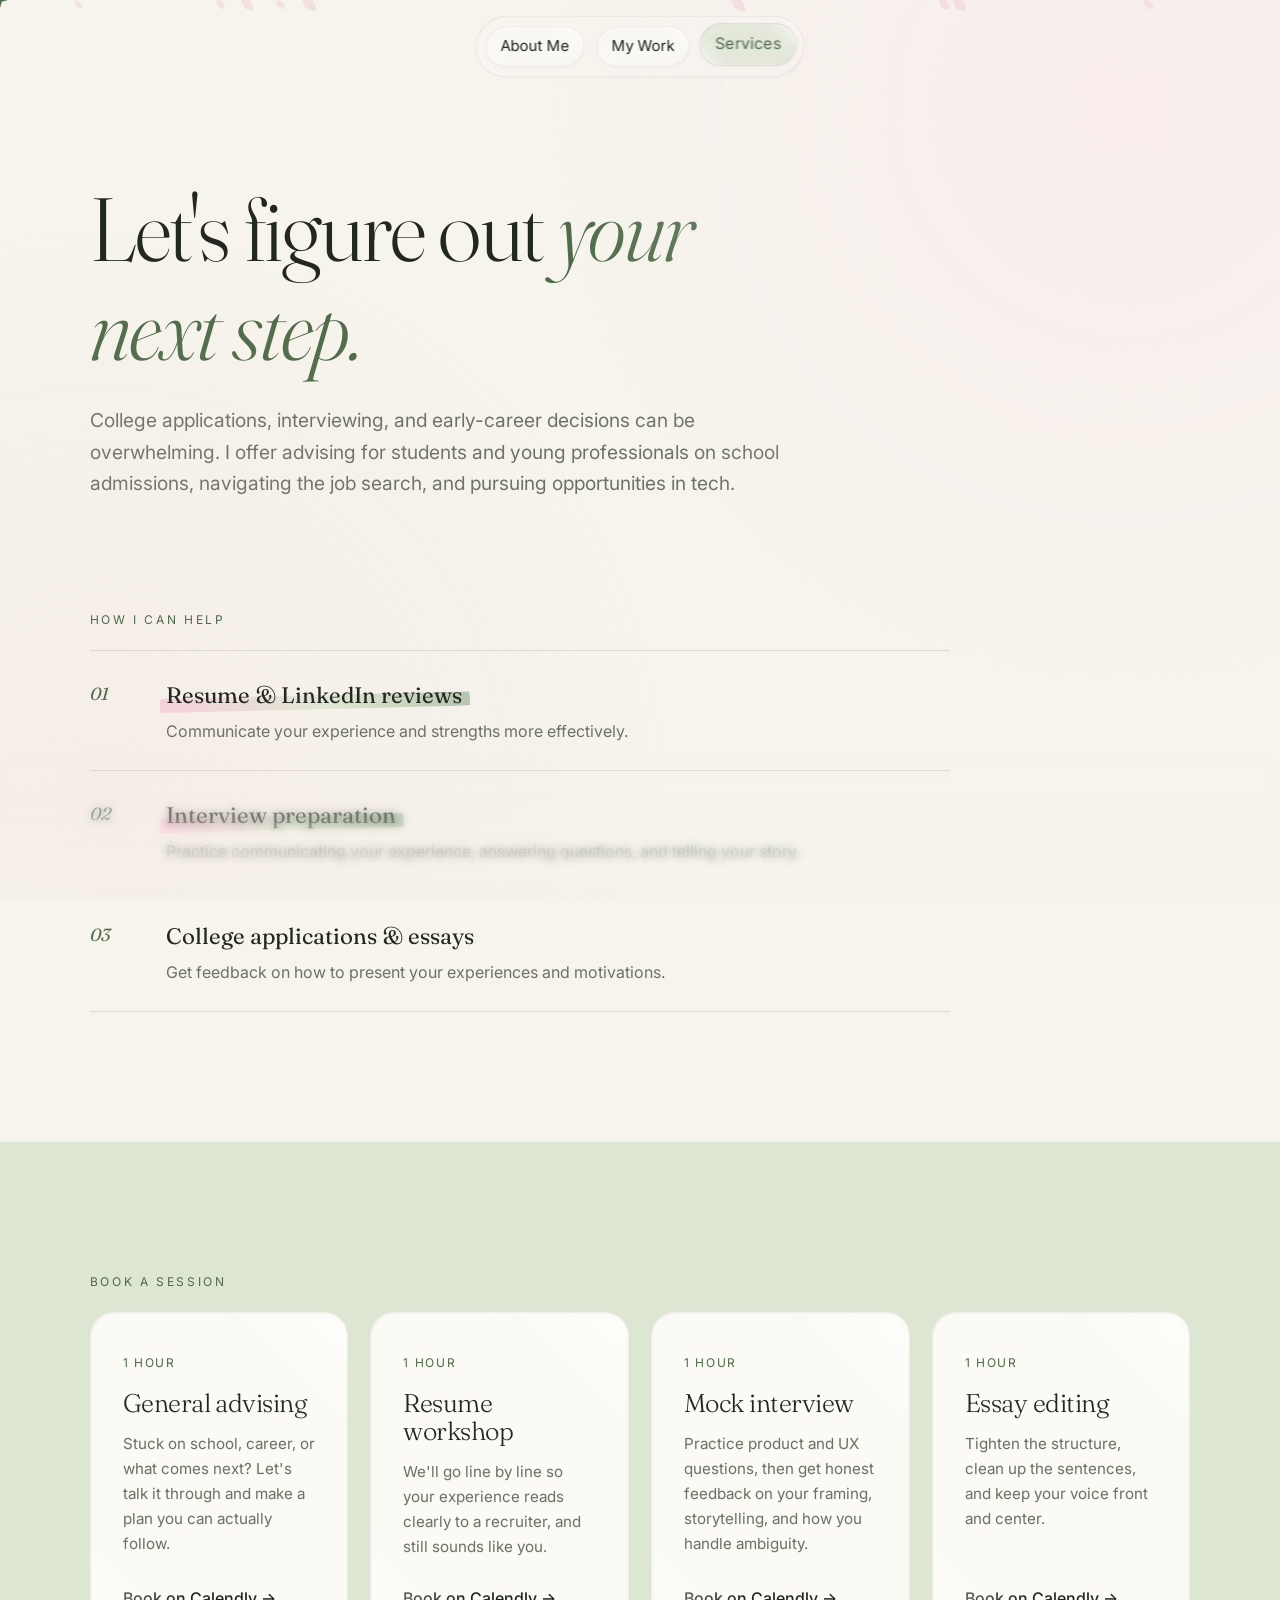
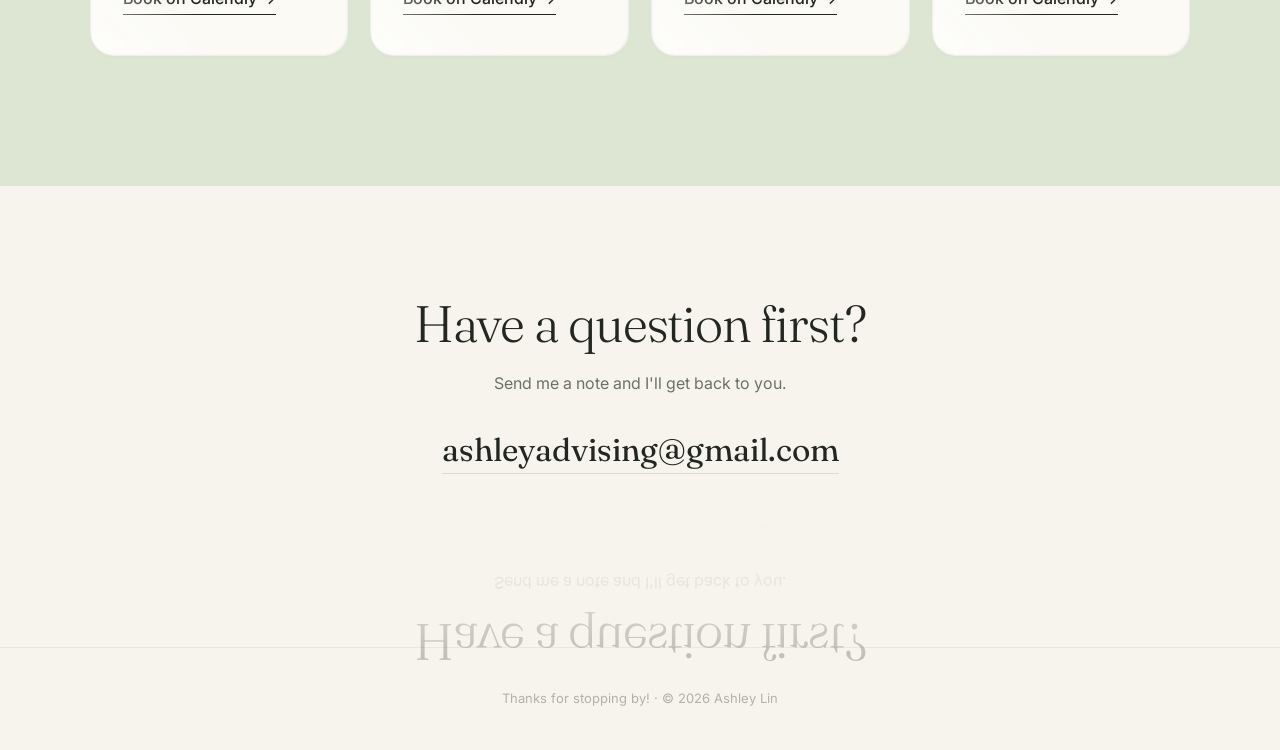
<file: services.html>
<!doctype html>
<html lang="en">
<head>
<meta charset="utf-8">
<meta name="viewport" content="width=device-width, initial-scale=1">
<title>Services — Ashley Lin</title>
<meta name="description" content="One-on-one advising for students and young professionals on school admissions, interviewing, and essays.">
<link rel="preconnect" href="https://fonts.googleapis.com">
<link rel="preconnect" href="https://fonts.gstatic.com" crossorigin>
<link href="https://fonts.googleapis.com/css2?family=Fraunces:ital,opsz,wght@0,9..144,300..600;1,9..144,300..500&family=Inter:wght@300;400;500;600&display=swap" rel="stylesheet">
<link rel="stylesheet" href="styles.css">
</head>
<body>

<a class="skip" href="#main">Skip to content</a>
<div class="progress" aria-hidden="true"></div>

<nav aria-label="Primary">
  <a class="link" href="about.html">About Me</a>
  <a class="link" href="index.html">My Work</a>
  <a class="link active" href="services.html" aria-current="page">Services</a>
</nav>

<main id="main">

<header class="page-hero">
  <div class="wrap">
    <h1 class="reveal">Let's figure out <em>your next step.</em></h1>
    <p class="page-lede reveal">College applications, interviewing, and early-career decisions can be overwhelming. I offer advising for students and young professionals on school admissions, navigating the job search, and pursuing opportunities in tech.</p>
  </div>
</header>

<section class="helps pt-40">
  <div class="wrap">
    <span class="eyebrow reveal">How I can help</span>
    <ul>
      <li class="helps-item" style="--d:0s"><span class="n">01</span><div><strong><span class="hl">Resume &amp; LinkedIn reviews</span></strong><span class="d">Communicate your experience and strengths more effectively.</span></div></li>
      <li class="helps-item" style="--d:.25s"><span class="n">02</span><div><strong><span class="hl">Interview preparation</span></strong><span class="d">Practice communicating your experience, answering questions, and telling your story.</span></div></li>
      <li class="helps-item" style="--d:.5s"><span class="n">03</span><div><strong><span class="hl">College applications &amp; essays</span></strong><span class="d">Get feedback on how to present your experiences and motivations.</span></div></li>
    </ul>
  </div>
</section>

<section class="book" id="book">
  <div class="wrap">
    <span class="eyebrow reveal">Book a session</span>
    <div class="slist">
      <a class="svc reveal" href="https://calendly.com/ashley_advising/1-hour-general-advising" target="_blank" rel="noopener">
        <span class="price">1 hour</span>
        <h3>General advising</h3>
        <p>Stuck on school, career, or what comes next? Let's talk it through and make a plan you can actually follow.</p>
        <span class="cta">Book on Calendly →</span>
      </a>
      <a class="svc reveal" href="https://calendly.com/ashley_advising/1-hour-resume-workshop" target="_blank" rel="noopener">
        <span class="price">1 hour</span>
        <h3>Resume workshop</h3>
        <p>We'll go line by line so your experience reads clearly to a recruiter, and still sounds like you.</p>
        <span class="cta">Book on Calendly →</span>
      </a>
      <a class="svc reveal" href="https://calendly.com/ashley_advising/1-hour-mock-interview" target="_blank" rel="noopener">
        <span class="price">1 hour</span>
        <h3>Mock interview</h3>
        <p>Practice product and UX questions, then get honest feedback on your framing, storytelling, and how you handle ambiguity.</p>
        <span class="cta">Book on Calendly →</span>
      </a>
      <a class="svc reveal" href="https://calendly.com/ashley_advising/1-hour-essay-editing" target="_blank" rel="noopener">
        <span class="price">1 hour</span>
        <h3>Essay editing</h3>
        <p>Tighten the structure, clean up the sentences, and keep your voice front and center.</p>
        <span class="cta">Book on Calendly →</span>
      </a>
    </div>
  </div>
</section>

<section class="email pt-110">
  <div class="wrap reveal">
    <h2>Have a question first?</h2>
    <p>Send me a note and I'll get back to you.</p>
    <a class="mail" href="mailto:ashleyadvising@gmail.com">ashleyadvising@gmail.com</a>
  </div>
</section>

</main>

<footer>Thanks for stopping by! · © 2026 Ashley Lin</footer>

<script src="site.js"></script>
</body>
</html>
</file>
<file: styles.css>
/* ==========================================================================
   Ashley Lin portfolio. Shared styles for every page.
   ========================================================================== */

/* ---------- Tokens ---------- */
:root {
  --cream: #F6F4EC;
  --paper: #FBFAF5;
  --matcha: #8BA888;
  --matcha-deep: #4F6B4A;
  --matcha-soft: #DDE6D3;
  --blush: #FBE8EE;
  --blush-deep: #E8BCCB;
  --blush-ink: #8E5468;
  --ink: #22281F;
  --muted: #6B7266;
  --line: rgba(34, 40, 31, 0.12);
  --ease: cubic-bezier(.2, .7, .1, 1);
  --gutter: clamp(20px, 7vw, 120px);
  --star: polygon(50% 0%, 61% 39%, 100% 50%, 61% 61%, 50% 100%, 39% 61%, 0% 50%, 39% 39%);
}

/* ---------- Base ---------- */
* { box-sizing: border-box; margin: 0; padding: 0; }
[hidden] { display: none !important; }
html { scroll-behavior: smooth; }
body {
  font-family: 'Inter', system-ui, sans-serif; background: var(--cream); color: var(--ink);
  line-height: 1.65; -webkit-font-smoothing: antialiased; overflow-x: hidden;
}
/* Very faint pink warmth behind every page */
body::before {
  content: ""; position: fixed; inset: 0; pointer-events: none; z-index: 0;
  background:
    radial-gradient(circle at 88% 12%, rgba(251,232,238,.55), transparent 42%),
    radial-gradient(circle at 8% 88%, rgba(246,204,216,.16), transparent 40%);
}
h1, h2, h3 { font-family: 'Fraunces', Georgia, serif; font-weight: 300; letter-spacing: -0.02em; line-height: 1.1; }
em { font-style: italic; color: var(--matcha-deep); }
a { color: inherit; }
img { max-width: 100%; display: block; }
:focus-visible { outline: 2px solid var(--matcha-deep); outline-offset: 4px; border-radius: 4px; }
.skip { position: absolute; left: -999px; top: 8px; background: var(--ink); color: var(--paper); padding: 8px 14px; border-radius: 8px; z-index: 100; }
.skip:focus { left: 8px; }
section { position: relative; z-index: 1; padding: 130px var(--gutter); }
.wrap { max-width: 1120px; margin: 0 auto; width: 100%; }
.eyebrow { font-size: 12px; letter-spacing: .22em; text-transform: uppercase; color: var(--matcha-deep); margin-bottom: 20px; display: block; }

/* ---------- Ambient layers ---------- */
.blob {
  position: fixed; width: 520px; height: 520px; border-radius: 50%;
  background: radial-gradient(circle, rgba(139,168,136,.28), rgba(139,168,136,0) 70%);
  pointer-events: none; top: 0; left: 0; z-index: 0; filter: blur(10px);
}
.progress { position: fixed; top: 0; left: 0; height: 2px; width: 100%; background: var(--matcha); transform-origin: 0 50%; transform: scaleX(0); z-index: 50; }
/* Soft blur over whatever sits at the bottom of the screen */
.edge-blur {
  position: fixed; left: 0; right: 0; bottom: 0; height: 16vh; pointer-events: none; z-index: 3;
  transform: translateZ(0); will-change: backdrop-filter; transition: opacity .5s var(--ease);
  background: linear-gradient(to top, rgba(246,244,236,.3), rgba(246,244,236,0));
  -webkit-backdrop-filter: blur(4px); backdrop-filter: blur(4px);
  -webkit-mask-image: linear-gradient(to top, #000 25%, transparent);
  mask-image: linear-gradient(to top, #000 25%, transparent);
}
.edge-blur.off { opacity: 0; }
/* Faint sakura petals drifting down the background */
.bg-petals { position: fixed; inset: 0; pointer-events: none; z-index: 2; overflow: hidden; }
.bg-petals i {
  position: absolute; top: 0; display: block; width: 9px; height: 9px; background: var(--blush-deep);
  border-radius: 0 80% 0 80%; opacity: .32; scale: var(--s, 1);
  animation: fall var(--dur, 24s) linear infinite; animation-delay: var(--delay, 0s);
}
@keyframes fall {
  0%   { transform: translate3d(0, -8vh, 0) rotate(0deg); }
  25%  { transform: translate3d(30px, 25vh, 0) rotate(90deg); }
  50%  { transform: translate3d(-22px, 50vh, 0) rotate(180deg); }
  75%  { transform: translate3d(26px, 75vh, 0) rotate(270deg); }
  100% { transform: translate3d(-10px, 108vh, 0) rotate(360deg); }
}

/* ---------- Reveal on scroll ---------- */
.reveal { opacity: 0; transform: translateY(48px); transition: opacity 1s var(--ease), transform 1s var(--ease); }
/* Stagger: the inline --d sets when an item starts its reveal */
.reveal.in { opacity: 1; transform: none; transition-delay: var(--d, 0s); }

/* ---------- Liquid glass: one recipe for every glass item ----------
   Targets: nav and its links, buttons, pills, book cards, toolkit cards,
   the profile photo, and the skills banner. */
.btn, .pill, .expand-all, .svc, .portrait .frame, .marquee, nav, nav a.link {
  position: relative;
  border: 1px double rgba(51, 51, 51, .05);
  background: rgba(0, 0, 0, .02);
  box-shadow:
    inset 2px -2px 1px -1px rgba(255, 255, 255, .4),
    inset -2px 2px 1px -1px rgba(255, 255, 255, .4),
    inset 6px -6px 1px -6px rgba(255, 255, 255, .3),
    inset -6px 6px 1px -6px rgba(255, 255, 255, .3),
    inset 0 0 2px rgba(0, 0, 0, .12),
    0 1px 2px rgba(0, 0, 0, .03);
  backdrop-filter: blur(2px); -webkit-backdrop-filter: blur(2px);
  text-shadow: 0 1px 1px rgba(102, 102, 102, .06);
  transition: transform .3s var(--ease), box-shadow .3s var(--ease), background-color .3s, color .3s;
}
/* Diagonal sheen across the edges */
.btn::after, .pill::after, .expand-all::after, nav a.link::after, .svc::after {
  content: ""; position: absolute; inset: 0; border-radius: inherit; pointer-events: none; z-index: 0;
  background: linear-gradient(45deg, rgba(255, 255, 255, .7) 0%, transparent 25%, transparent 75%, rgba(255, 255, 255, .7) 100%);
  filter: blur(4px);
}
/* Inner dark ring, blurred */
.btn::before, .pill::before, .expand-all::before, nav a.link::before {
  content: ""; position: absolute; z-index: 1; top: 35%; left: 50%; translate: -50% 0;
  width: calc(100% - 16px); height: calc(100% - 16px); border-radius: inherit; pointer-events: none;
  border: 1px solid rgba(0, 0, 0, .15); filter: blur(8px);
}
.marquee { backdrop-filter: blur(14px) saturate(1.5); -webkit-backdrop-filter: blur(14px) saturate(1.5); }
/* Bevel on the profile photo, drawn above the image */
.portrait .frame::after {
  content: ""; position: absolute; inset: 0; border-radius: inherit; pointer-events: none;
  box-shadow: inset 0 0 0 1px rgba(255, 255, 255, .7), inset 3px 4px 5px -3px rgba(34, 40, 31, .15);
}
/* Hover and press */
.btn:hover, .pill:hover, .expand-all:hover { transform: translateY(-3px); }
.btn:active, .pill:active, .expand-all:active { transform: scale(.94); }

/* ---------- Nav ---------- */
nav {
  position: fixed; top: 16px; left: 50%; transform: translateX(-50%);
  display: flex; gap: 12px; align-items: center; padding: 9px; border-radius: 999px;
  background: rgba(255, 255, 255, .12); z-index: 40; font-size: 14px; white-space: nowrap;
  max-width: calc(100vw - 24px); animation: drop .9s var(--ease) both .2s;
}
nav a.link {
  text-decoration: none; font-family: 'Inter', system-ui, sans-serif; font-size: 15px; font-weight: 400;
  letter-spacing: normal; text-transform: none; padding: 7px 14px; border-radius: 999px; color: var(--ink);
  background-color: rgba(255, 255, 255, .35); overflow: hidden;
}
nav a.link:hover, nav a.link:active { color: var(--ink); }
nav a.link:hover, nav a.link.active { background-color: rgba(221, 230, 211, .7); transform: translateY(-2px) scale(1.05); }
nav a.link:active { transform: perspective(300px) rotateX(12deg) scale(.96); }
nav a.link.active { color: var(--matcha-deep); }
@keyframes drop { from { opacity: 0; transform: translate(-50%, -12px); } to { opacity: 1; transform: translate(-50%, 0); } }

/* ---------- Buttons ---------- */
.btn {
  font-family: 'Inter', sans-serif; display: inline-flex; align-items: center; gap: 10px; text-decoration: none;
  padding: 15px 26px; border-radius: 999px; font-weight: 500; font-size: 15px; color: var(--ink);
}
/* Resting buttons are light green; hovering swaps them to the deeper green */
.btn.solid, .btn.ghost { background-color: rgba(221, 230, 211, .7); color: var(--ink); }
.btn.solid:hover, .btn.ghost:hover { background-color: rgba(79, 107, 74, .28); color: var(--matcha-deep); }
.btn .arrow { transition: transform .35s var(--ease); display: inline-block; }
.btn:hover .arrow { transform: translateX(4px); }
.btn .arrow.down { transform: none; }
.btn:hover .arrow.down { transform: translateY(3px); }
.pill {
  font: 500 14px 'Inter', sans-serif; color: var(--ink); cursor: pointer; padding: 9px 16px; border-radius: 999px;
}
.pill[aria-pressed="true"] { background-color: var(--blush); }
.pill:focus-visible { outline: 2px solid var(--matcha-deep); outline-offset: 3px; }
.expand-all { min-width: 150px; text-align: center; justify-content: center; }

/* ---------- Hero (My Work) ---------- */
.hero { position: relative; min-height: 100vh; display: flex; align-items: center; padding: 160px var(--gutter) 60px; overflow: hidden; }
.hero .wrap { display: grid; grid-template-columns: 1.15fr .85fr; gap: 60px; align-items: center; }
.hero h1 { font-size: clamp(2.9rem, 7.5vw, 6.8rem); max-width: 11ch; }
.hero h1 .word { display: inline-block; opacity: 0; transform: translateY(40px); animation: rise 1s var(--ease) .2s forwards; }
.hero h1 .word:nth-child(2) { animation-delay: .32s; }
.hero h1 .word:nth-child(3) { animation-delay: .44s; }
.hero p.lede { font-size: clamp(1.05rem, 1.6vw, 1.2rem); color: var(--muted); max-width: 48ch; margin-top: 32px; opacity: 0; animation: fade 1.2s var(--ease) 1.1s forwards; }
.hero p.outside { color: var(--muted); font-size: .98rem; margin-top: 14px; opacity: 0; animation: fade 1.2s var(--ease) 1.3s forwards; }
.hero .actions { margin-top: 44px; display: flex; gap: 14px; flex-wrap: wrap; opacity: 0; animation: fade 1.2s var(--ease) 1.4s forwards; }
.hero .eyebrow { opacity: 0; animation: fade 1s .4s forwards; }
@keyframes rise { to { opacity: 1; transform: translateY(0); } }
@keyframes fade { to { opacity: 1; } }

.portrait { position: relative; justify-self: end; width: min(100%, 380px); }
.portrait .frame {
  overflow: hidden; aspect-ratio: 4 / 5;
  border-radius: 58% 42% 46% 54% / 48% 56% 44% 52%;
  animation: morph 14s ease-in-out infinite; opacity: 0;
}
.portrait .frame img { width: 100%; height: 100%; object-fit: cover; object-position: center 30%; transform: scale(1.08); transition: transform 1.2s var(--ease); }
.portrait:hover .frame img { transform: scale(1.14); }
.portrait .sticker {
  position: absolute; left: -30px; bottom: 40px; background: var(--matcha); color: var(--ink);
  padding: 14px 18px; border-radius: 999px; font-size: 14px; font-family: 'Fraunces', serif; font-style: italic;
  box-shadow: 0 16px 30px -18px rgba(34, 40, 31, .4);
}
/* Soft pink glow behind the photo */
.portrait::after {
  content: ""; position: absolute; inset: -12% -14% -8%; z-index: -2; pointer-events: none;
  background: radial-gradient(closest-side, rgba(246, 204, 216, .5), rgba(251, 232, 238, .25) 60%, transparent);
}
@keyframes morph {
  0%, 100% { border-radius: 58% 42% 46% 54% / 48% 56% 44% 52%; }
  33% { border-radius: 42% 58% 60% 40% / 60% 40% 56% 44%; }
  66% { border-radius: 50% 50% 38% 62% / 42% 52% 48% 58%; }
}

/* Skills banner */
.marquee { z-index: 1; border-block: 1px solid var(--line); overflow: hidden; padding: 9px 0; }
.marquee .track { display: flex; gap: 30px; white-space: nowrap; width: max-content; animation: slide 45s linear infinite; font-size: .72rem; letter-spacing: .18em; text-transform: uppercase; color: var(--muted); }
.marquee .track span::after { content: "✶"; margin-left: 30px; color: var(--matcha); }
@keyframes slide { to { transform: translateX(-50%); } }

/* ---------- Experience ---------- */
.exp-wrap { max-width: 860px; margin: 0 auto; }
.exp-head { display: flex; justify-content: space-between; align-items: center; gap: 20px; flex-wrap: wrap; margin-bottom: 30px; }
.exp-head .eyebrow { margin: 0; }
.entry-list { border-bottom: 1px solid var(--line); margin-bottom: 90px; }
.entry { position: relative; border-top: 1px solid var(--line); }
.entry summary { list-style: none; }
.entry summary::-webkit-details-marker { display: none; }
.entry-row {
  position: relative; display: grid; grid-template-columns: 130px 1fr auto; gap: 22px; align-items: center;
  padding: 26px 22px; cursor: pointer; border-radius: 18px;
}
.entry .year { font-family: 'Fraunces', serif; font-size: 1.25rem; color: var(--matcha-deep); font-weight: 400; }
.entry .org { display: block; font-family: 'Fraunces', serif; font-weight: 400; font-size: 1.6rem; line-height: 1.2; letter-spacing: -0.01em; }
.entry .role { display: block; font-size: .95rem; color: var(--muted); margin-top: 4px; }
.entry .role.major { margin-top: 2px; }
.chev { display: grid; place-items: center; font-size: 18px; line-height: 1; color: var(--matcha-deep); transition: transform .6s var(--ease), color .4s; }
.entry summary:hover .chev { color: var(--ink); }
.entry.is-open .chev { transform: rotate(45deg); }
/* Panel content: site.js slides each entry open and shut, so the rules below move with it */
.blurb { padding: 4px 22px 30px 174px; color: var(--muted); font-size: .98rem; max-width: 66ch; }
.activities { list-style: none; display: grid; gap: 6px; }
.activities li::before { content: "✶"; color: var(--matcha); margin-right: 10px; font-size: .8em; }
.edu-label { margin-bottom: 10px; }

/* ---------- Work: flip cards ---------- */
.work { background: var(--paper); }
.work .pgrid { grid-template-columns: repeat(3, 1fr); gap: 20px; }
.pgrid { display: grid; grid-template-columns: 1fr 1fr; gap: 28px; }
.flip { perspective: 1400px; cursor: pointer; min-height: 300px; border-radius: 22px; outline-offset: 6px; }
.flip-inner { position: relative; width: 100%; height: 100%; min-height: 300px; transition: transform 1s var(--ease); transform-style: preserve-3d; }
.flip:hover .flip-inner, .flip.flipped .flip-inner { transform: rotateY(180deg); }
.flip:focus-visible { outline: 2px solid var(--matcha-deep); }
.face {
  position: absolute; inset: 0; border-radius: 22px; padding: 26px;
  display: flex; flex-direction: column; justify-content: space-between;
  backface-visibility: hidden; -webkit-backface-visibility: hidden;
  border: 1px solid var(--line); overflow: hidden;
}
.front { background: var(--cream); }
.front .tag { font-size: 12px; letter-spacing: .16em; text-transform: uppercase; color: var(--matcha-deep); }
.front h3 { font-size: 1.5rem; margin: 14px 0 10px; }
.front p { color: var(--muted); font-size: .97rem; max-width: 42ch; }
.front .metric { font-family: 'Fraunces', serif; font-size: 2.4rem; font-weight: 300; color: var(--matcha-deep); line-height: 1; }
.front .metric small { display: block; font-family: 'Inter', sans-serif; font-size: 13px; color: var(--muted); letter-spacing: .02em; margin-top: 8px; }
.front .metric.wordy { font-size: 2.2rem; }
.front .hint { font-size: 12px; letter-spacing: .14em; text-transform: uppercase; color: var(--muted); display: block; margin-top: 14px; }
.front .shape { position: absolute; right: -50px; top: -50px; width: 200px; height: 200px; border-radius: 50%; background: var(--matcha-soft); opacity: .6; pointer-events: none; }
.back { background: var(--matcha-soft); transform: rotateY(180deg); padding: 22px; }
.photo-slot {
  flex: 1; border: 2px dashed rgba(79, 107, 74, .4); border-radius: 18px;
  display: flex; flex-direction: column; align-items: center; justify-content: center; gap: 8px;
  color: var(--matcha-deep); text-align: center; font-family: 'Fraunces', serif; font-style: italic; font-size: 1.2rem;
  background: rgba(251, 250, 245, .45);
}
.photo-slot small { font-family: 'Inter', sans-serif; font-style: normal; font-size: 12px; letter-spacing: .12em; text-transform: uppercase; color: var(--muted); }
.flip.small { min-height: 300px; }
.flip.small .flip-inner { min-height: 300px; }
.flip.small .face { border-radius: 22px; padding: 18px; }
.flip.small .front h3 { font-size: 1.2rem; margin: 10px 0 0; }
.flip.small .front .tag { font-size: 10px; letter-spacing: .12em; }
.flip.small .front .hint { font-size: 10px; margin-top: 0; }
.flip.small .back { padding: 12px; }
.flip.small .photo-slot { font-size: .95rem; }

/* ---------- Spacing helpers ---------- */
.pt-40 { padding-top: 40px; }
.pt-110 { padding-top: 110px; }
.pt-about { padding-top: 170px; }

/* ---------- Connect ---------- */
.connect { text-align: center; }
.connect h2 { font-size: clamp(2.4rem, 5vw, 4.2rem); max-width: 18ch; margin: 0 auto 26px; }
.connect p { color: var(--muted); max-width: 46ch; margin: 0 auto 40px; font-size: 1.1rem; }

/* ---------- Page header ---------- */
.page-hero { padding: 180px var(--gutter) 70px; }
.page-hero h1 { font-size: clamp(2.6rem, 7vw, 6rem); max-width: 14ch; }
.page-lede { color: var(--muted); max-width: 58ch; margin-top: 28px; font-size: clamp(1.02rem, 1.5vw, 1.2rem); }

/* ---------- About: intro and collage ---------- */
.about-grid { display: grid; grid-template-columns: .9fr 1.1fr; gap: 80px; align-items: center; }
.about-visual h1 { font-size: clamp(2.6rem, 7vw, 6rem); max-width: 14ch; margin-bottom: 44px; }
.about-grid p.body { color: var(--muted); margin-bottom: 20px; font-size: 1.05rem; }
.collage { position: relative; height: 560px; }
.collage figure { position: absolute; margin: 0; border-radius: 28px; overflow: hidden; box-shadow: 0 40px 70px -40px rgba(34, 40, 31, .45); transition: transform .8s var(--ease); }
.collage img { width: 100%; height: 100%; object-fit: cover; }
.collage .c1 { left: 0; top: 0; width: 66%; aspect-ratio: 4 / 5; transform: rotate(-2deg); }
.collage .c2 { right: 0; bottom: 0; width: 52%; aspect-ratio: 3 / 4; transform: rotate(3deg); border: 10px solid var(--paper); border-radius: 26px; }
.collage .c2 img { transform: scale(1.12); }
.collage figure:hover { transform: rotate(0) scale(1.03); }

/* ---------- About: My Toolkit (flip cards) ---------- */
.toolkit-row { margin: 100px 0 56px; }
.toolkit-row .eyebrow { margin: 0; }
.toolkit-row .lead { color: var(--muted); font-size: 1.05rem; max-width: 46ch; }
.pillars { display: grid; grid-template-columns: repeat(3, 1fr); gap: 22px; }
/* A card is two faces. Hover turns it on desktop; tap, Enter or Space turns it on touch and keyboard. */
.skill-card { perspective: 1200px; min-height: 340px; cursor: pointer; border-radius: 22px; outline-offset: 6px; }
.skill-card:focus-visible { outline: 2px solid var(--matcha-deep); }
.skill-inner { position: relative; height: 100%; min-height: 340px; transform-style: preserve-3d; transition: transform .8s var(--ease); }
@media (hover: hover) { .skill-card:hover .skill-inner { transform: rotateY(180deg); } }
.skill-card.flipped .skill-inner { transform: rotateY(180deg); }
.skill-face {
  position: absolute; inset: 0; padding: 34px 30px; border-radius: 22px; border: 1px solid var(--line);
  display: flex; flex-direction: column; backface-visibility: hidden; -webkit-backface-visibility: hidden;
}
.skill-face.front { background: var(--paper); }
.skill-face.back { background: var(--matcha-soft); transform: rotateY(180deg); justify-content: flex-start; }
.skill-face .num { font-family: 'Fraunces', serif; font-style: italic; color: var(--matcha-deep); font-size: 1.05rem; }
.skill-face h3 { font-size: 1.6rem; margin: 12px 0; }
.skill-face p { color: var(--muted); font-size: .97rem; }
.skill-face .skills { list-style: none; display: flex; flex-wrap: wrap; gap: 8px; }
.skill-face .skills li { font-size: .84rem; line-height: 1.2; padding: 6px 12px; border-radius: 999px; border: 1px solid var(--line); background: rgba(251, 250, 245, .6); }

/* ---------- About: Off the clock ---------- */
.offclock { background: var(--matcha-soft); overflow: hidden; }
.off-head { display: grid; grid-template-columns: 1.1fr .9fr; gap: 70px; align-items: end; margin-bottom: 70px; }
.off-head.tall { align-items: center; margin-bottom: 110px; }
.offclock h2 { font-size: clamp(2.2rem, 4.5vw, 3.8rem); }
.offclock .lead { color: var(--muted); font-size: 1.05rem; max-width: 46ch; }
.statements { list-style: none; border-top: 1px solid rgba(79, 107, 74, .3); }
.statements li {
  font-family: 'Fraunces', serif; font-size: clamp(1.4rem, 2.6vw, 2rem); line-height: 1.25;
  padding: 26px 0; border-bottom: 1px solid rgba(79, 107, 74, .3);
  display: grid; grid-template-columns: 56px 1fr; gap: 14px; align-items: baseline;
}
.statements li span.n { font-family: 'Inter', sans-serif; font-size: 12px; letter-spacing: .18em; color: var(--blush-ink); }

/* Currently into: emojis orbit a tilting oval around the center text */
.orbit { position: relative; width: min(100%, 780px); aspect-ratio: 2.6 / 1; margin: 0 auto; }
.orbit-center { position: absolute; left: 50%; top: 50%; translate: -50% -50%; width: 46%; text-align: center; z-index: 1; }
.orbit-center h3 { font-size: clamp(1.8rem, 3vw, 2.4rem); margin-bottom: 10px; }
.orbit-center p { color: var(--muted); font-size: .95rem; }
.ring { position: absolute; inset: 0; animation: tilt 16s ease-in-out infinite; }
.orb {
  --a: var(--a0, 0deg);
  position: absolute; left: calc(50% + 45% * cos(var(--a))); top: calc(50% + 34% * sin(var(--a)));
  translate: -50% -50%; outline-offset: 6px;
}
.spin { position: relative; display: inline-block; scale: var(--k, 1); animation: uprightTilt 16s ease-in-out infinite; }
.orb .emoji {
  display: block; font-size: clamp(1.7rem, 3.6vw, 2.5rem); line-height: 1; text-align: center;
  text-shadow: 0 4px 4px rgba(34, 40, 31, .2), 0 .5em 6px rgba(34, 40, 31, .12);
}
.orb .emoji.letter { font-family: 'Fraunces', serif; font-style: italic; font-size: clamp(2rem, 4vw, 2.8rem); color: var(--matcha-deep); }
.orb .label {
  position: absolute; left: 50%; bottom: calc(100% + 8px); translate: -50% 0; white-space: nowrap;
  font-family: 'Fraunces', serif; font-style: italic; font-size: 1.05rem; color: var(--ink);
  opacity: 0; pointer-events: none; transition: opacity .25s ease;
}
/* Hovering one emoji: it wiggles and shows its name, the others wiggle softly, and the orbit pauses */
.orb:hover .emoji, .orb:focus-visible .emoji { animation: wiggle 1.4s ease-in-out infinite; }
.orb:hover .label, .orb:focus-visible .label { opacity: 1; animation: roam 3.2s ease-in-out infinite; }
.ring:has(.orb:hover), .ring:has(.orb:focus-visible), .ring:has(.orb:hover) .spin, .ring:has(.orb:focus-visible) .spin { animation-play-state: paused; }
.ring:has(.orb:hover) .orb .emoji, .ring:has(.orb:focus-visible) .orb .emoji { animation: wiggleSoft 1.6s ease-in-out infinite; animation-delay: calc(var(--i, 0) * -.14s); }
@keyframes tilt { 0%, 100% { transform: rotate(-7deg); } 50% { transform: rotate(7deg); } }
@keyframes uprightTilt { 0%, 100% { transform: rotate(7deg); } 50% { transform: rotate(-7deg); } }
@keyframes wiggle {
  0%, 100% { transform: rotate(0) scale(1); }
  25% { transform: rotate(-14deg) scale(1.2); }
  50% { transform: rotate(10deg) scale(1.2); }
  75% { transform: rotate(-6deg) scale(1.1); }
}
@keyframes wiggleSoft {
  0%, 100% { transform: rotate(0); }
  25% { transform: rotate(-10deg); }
  50% { transform: rotate(8deg); }
  75% { transform: rotate(-5deg); }
}
@keyframes roam {
  0%, 100% { transform: translate3d(0, 0, 0) rotate(0deg); }
  25% { transform: translate3d(8px, -6px, 0) rotate(3deg); }
  50% { transform: translate3d(-8px, 4px, 0) rotate(-3deg); }
  75% { transform: translate3d(6px, 6px, 0) rotate(2deg); }
}

/* Polaroid stack: photos drop in from below as you scroll; hover fans them out */
.polstack { position: relative; width: min(100%, 400px); height: 560px; margin: 0 auto; }
.pol {
  position: absolute; margin: 0; background: #FFFDF8; padding: 6% 6% 0; border-radius: 3px;
  width: 60%; aspect-ratio: 3.5 / 4.2; display: flex; flex-direction: column; opacity: 0;
  box-shadow: 0 2px 3px rgba(34, 40, 31, .15), 0 12px 18px -8px rgba(34, 40, 31, .4), 0 26px 30px -18px rgba(34, 40, 31, .3);
  transition: translate .8s var(--ease), box-shadow .6s;
}
.pol::before {
  /* washi tape */
  content: ""; position: absolute; top: -13px; left: 50%; width: 92px; height: 26px;
  transform: translateX(-50%) rotate(-3deg); background: rgba(246, 204, 216, .6); z-index: 2;
}
.pol img { width: 100%; aspect-ratio: 1 / 1; flex: none; object-fit: cover; border-radius: 1px; transition: transform .8s var(--ease); }
.pol figcaption { font-family: 'Fraunces', serif; font-style: italic; text-align: center; margin-top: auto; padding-bottom: 4%; color: var(--muted); font-size: clamp(.7rem, 1.1vw, .9rem); line-height: 1; }
.pol.in { animation: polDrop 1.1s cubic-bezier(.3, .7, .3, 1) var(--d, 0s) both; }
.pol.in:hover img { transform: scale(1.04); }
@keyframes polDrop {
  0%   { opacity: 0; transform: translate3d(0, 320px, 0) rotate(calc(var(--r) + 14deg)) scale(.96); }
  55%  { opacity: 1; transform: translate3d(0, -14px, 0) rotate(calc(var(--r) - 2deg)) scale(1); }
  78%  { transform: translate3d(0, 6px, 0) rotate(var(--r)); }
  100% { opacity: 1; transform: translate3d(0, 0, 0) rotate(var(--r)); }
}
.polstack:hover .pol { box-shadow: 0 3px 4px rgba(34, 40, 31, .08), 0 20px 26px -12px rgba(34, 40, 31, .2), 0 36px 40px -22px rgba(34, 40, 31, .16); }
.polstack:hover .pol.matcha { translate: 34px -26px; }
.polstack:hover .pol.garden { translate: -58px 26px; }
.polstack:hover .pol.profile { translate: 38px 34px; }
.pol.matcha { right: 0; top: 0; width: 66%; z-index: 1; }
.pol.garden { left: 0; top: 24%; width: 56%; z-index: 2; }
.pol.profile { right: 3%; bottom: 0; width: 56%; z-index: 3; }

/* ---------- Art (About page) ---------- */
.art-head { display: flex; justify-content: space-between; align-items: end; gap: 40px; margin-bottom: 60px; flex-wrap: wrap; }
.art-head p { color: var(--muted); max-width: 40ch; }
.gallery { display: grid; grid-template-columns: repeat(12, 1fr); gap: 18px; }
.piece { border-radius: 20px; background: linear-gradient(160deg, var(--matcha-soft), #EEF1E6); position: relative; overflow: hidden; transition: opacity 1s var(--ease), transform .6s var(--ease); }
.piece:nth-child(1) { grid-column: span 5; aspect-ratio: 4 / 5; }
.piece:nth-child(2) { grid-column: span 4; margin-top: 60px; aspect-ratio: 3 / 4; }
.piece:nth-child(3) { grid-column: span 3; aspect-ratio: 1; }
.piece:hover { transform: translateY(-8px); }
.piece figcaption { position: absolute; left: 22px; bottom: 20px; font-size: 13px; color: var(--muted); }
.piece .ph { position: absolute; inset: 0; display: grid; place-items: center; font-family: 'Fraunces', serif; font-style: italic; color: var(--matcha-deep); font-size: 1.2rem; opacity: .6; }
.more {
  display: inline-flex; align-items: center; gap: 12px; margin-top: 60px; text-decoration: none; padding: 2px 6px;
  font-family: 'Fraunces', serif; font-size: clamp(1.6rem, 3vw, 2.4rem); font-style: italic;
  border-bottom: 1px solid var(--ink); padding-bottom: 6px; transition: color .3s, gap .4s var(--ease), border-color .3s;
}
.more:hover { color: var(--matcha-deep); border-color: var(--matcha-deep); gap: 22px; }
.contact { text-align: center; }
.contact h2 { font-size: clamp(2rem, 4.5vw, 3.6rem); max-width: 24ch; margin: 0 auto 30px; }
.contact p { color: var(--muted); max-width: 46ch; margin: 0 auto 44px; font-size: 1.1rem; }
.cta-row { display: flex; gap: 14px; justify-content: center; flex-wrap: wrap; }

/* ---------- Gallery tools ---------- */
.tools { display: flex; justify-content: flex-end; margin-bottom: 44px; }
.filter { position: relative; }
/* The filter options appear while the pointer is anywhere over the filter, with no animation */
.filter-menu { position: absolute; top: 100%; right: 0; padding-top: 10px; min-width: 170px; display: none; flex-direction: column; gap: 8px; }
.filter:hover .filter-menu, .filter:focus-within .filter-menu { display: flex; }
.gallery-grid { grid-template-columns: repeat(5, 1fr); gap: 16px; }

/* ---------- Services ---------- */
.helps ul { list-style: none; border-top: 1px solid var(--line); max-width: 860px; }
.helps li { display: grid; grid-template-columns: 60px 1fr; gap: 16px; padding: 26px 0; border-bottom: 1px solid var(--line); }
.helps .n { font-family: 'Fraunces', serif; font-style: italic; color: var(--matcha-deep); font-size: 1.1rem; padding-top: 2px; }
.helps strong { font-family: 'Fraunces', serif; font-weight: 400; font-size: 1.4rem; display: block; margin-bottom: 4px; }
.helps .d { color: var(--muted); display: block; }
/* Highlighter marks on the service headings. Each one fades in as its item scrolls into view and fades out when it leaves. */
.hl { position: relative; display: inline-block; isolation: isolate; }
.hl::before {
  content: ""; position: absolute; left: -6px; right: -8px; bottom: .06em; height: .62em; z-index: -1;
  background: linear-gradient(95deg, rgba(246, 204, 216, .9), rgba(221, 230, 211, .95) 55%, rgba(139, 168, 136, .6));
  border-radius: 255px 14px 225px 16px / 14px 225px 14px 255px;
  transform: scaleX(0) rotate(-1.4deg); transform-origin: left center; opacity: 0;
  transition: transform 1.1s var(--ease), opacity 1.6s var(--ease);
}
.helps li.in .hl::before { transform: scaleX(1) rotate(-1.4deg); opacity: 1; transition-delay: calc(var(--d, 0s) + .35s), var(--d, 0s); }
.book { background: var(--matcha-soft); }
.slist { display: grid; grid-template-columns: repeat(auto-fit, minmax(240px, 1fr)); gap: 22px; }
.svc {
  overflow: hidden; background-color: var(--paper); border-radius: 24px; padding: 40px 32px;
  display: flex; flex-direction: column; text-decoration: none;
  transition: opacity 1s var(--ease), transform 1s var(--ease), box-shadow .3s var(--ease), background-color .3s, color .3s;
}
/* Pink on the left, green on the right: a soft wash that fades in on hover */
.svc::before {
  content: ""; position: absolute; inset: -10%; z-index: -1; border-radius: 30px; pointer-events: none;
  background: linear-gradient(90deg, rgba(246, 204, 216, .5), rgba(139, 168, 136, .4));
  opacity: 0; filter: blur(22px); transform: scale(1.1);
  transition: opacity 1.4s var(--ease), filter 1.4s var(--ease), transform 1.4s var(--ease);
}
.svc:hover::before, .svc:focus-visible::before { opacity: 1; filter: blur(12px); transform: scale(1); }
.svc .price { font-size: 12px; color: var(--matcha-deep); letter-spacing: .14em; text-transform: uppercase; margin-bottom: 16px; }
.svc h3 { font-size: 1.6rem; margin-bottom: 14px; }
.svc p { color: var(--muted); font-size: .95rem; margin-bottom: 26px; flex: 1; }
.svc .cta { font-weight: 500; align-self: flex-start; border-bottom: 1px solid var(--ink); padding-bottom: 2px; }
.svc:hover .cta, .svc:focus-visible .cta { display: inline-block; animation: ctaNudge 1.4s ease-in-out infinite; }
@keyframes ctaNudge { 0%, 100% { transform: translateX(0); } 50% { transform: translateX(6px); } }
.email { text-align: center; }
.email h2 { font-size: clamp(2rem, 4vw, 3.2rem); margin-bottom: 18px; }
.email p { color: var(--muted); margin-bottom: 28px; }
.email a.mail { font-family: 'Fraunces', serif; font-size: clamp(1.3rem, 3vw, 2rem); text-decoration: none; border-bottom: 1px solid var(--line); padding-bottom: 4px; transition: border-color .3s, color .3s; overflow-wrap: anywhere; }
.email a.mail:hover { border-color: var(--blush-deep); color: var(--matcha-deep); }

/* ---------- Footer ---------- */
footer { text-align: center; padding: 40px 24px; font-size: 13px; color: var(--muted); border-top: 1px solid var(--line); opacity: .5; position: relative; z-index: 1; }

/* ---------- Cursor: star with leaf and sparkle trails (fine pointers only) ---------- */
.c-star {
  position: fixed; top: 0; left: 0; width: 16px; height: 16px; margin: -8px 0 0 -8px;
  background: var(--matcha-deep); pointer-events: none; z-index: 402;
  clip-path: var(--star); display: none;
}
.c-star::after {
  content: ""; position: absolute; inset: 1.5px; background: #FFFFFF; clip-path: var(--star);
  opacity: 0; transition: opacity .3s;
}
.c-star.hover::after { opacity: 1; }
.c-spark {
  position: fixed; top: 0; left: 0; width: 9px; height: 9px; margin: -4.5px 0 0 -4.5px;
  background: #FFFFFF; pointer-events: none; z-index: 399; opacity: 0; will-change: transform, opacity;
  clip-path: var(--star);
}
.c-leaf {
  position: fixed; top: 0; left: 0; width: 18px; height: 9px; margin: -4.5px 0 0 -9px;
  border-radius: 0 100% 0 100%; background: var(--matcha); pointer-events: none; z-index: 400;
  opacity: 0; will-change: transform, opacity;
}
html.fine-pointer, html.fine-pointer * { cursor: none !important; }
html.fine-pointer .c-star { display: block; }

/* ---------- Click feedback: a white sparkle where you press, and a light ray sweeping across ---------- */
.click-spark {
  position: fixed; width: 22px; height: 22px; margin: -11px 0 0 -11px; pointer-events: none; z-index: 410;
  background: #FFFFFF; clip-path: var(--star); filter: drop-shadow(0 0 5px rgba(255, 255, 255, .95));
}
.ray {
  position: absolute; top: -30%; bottom: -30%; left: 0; width: 45%; pointer-events: none; z-index: 2;
  background: linear-gradient(90deg, transparent, rgba(255, 255, 255, .85), transparent);
  transform: translateX(-120%) skewX(-20deg);
}

/* ---------- Closing sections: a faded reflection underneath, with room left for it ---------- */
.connect, .contact, .email { padding-bottom: 170px; }
.connect .wrap, .contact .wrap, .email .wrap {
  -webkit-box-reflect: below 10px linear-gradient(rgba(0, 0, 0, .28), rgba(0, 0, 0, 0) 80%);
}

/* ---------- Responsive ---------- */
@media (max-width: 1100px) {
  .gallery-grid { grid-template-columns: repeat(4, 1fr); }
}
@media (max-width: 900px) {
  section { padding: 90px var(--gutter); }
  .page-hero { padding: 150px var(--gutter) 50px; }
  .hero { padding: 150px var(--gutter) 90px; min-height: auto; }
  .hero .wrap, .about-grid, .off-head, .pgrid, .pillars { grid-template-columns: 1fr; gap: 56px; }
  .gallery-grid { grid-template-columns: repeat(3, 1fr); }
  .work .pgrid { grid-template-columns: repeat(2, 1fr); }
  .toolkit-row { margin-top: 80px; }
  .skill-card, .skill-inner { min-height: 300px; }
  .portrait { justify-self: center; width: min(100%, 320px); }
  .portrait .sticker { left: 0; bottom: 20px; }
  .collage { height: 500px; max-width: 460px; margin: 0 auto; width: 100%; }
  .polstack { height: 500px; }
  .pt-about { padding-top: 120px; }
  .flip, .flip-inner { min-height: 360px; }
  .gallery .piece { grid-column: span 12 !important; margin-top: 0 !important; }
  .entry-row { grid-template-columns: 1fr auto; gap: 6px 16px; padding: 22px 18px; }
  .entry .year { grid-column: 1 / -1; font-size: 1.05rem; }
  .blurb { padding-left: 18px; padding-right: 18px; }
}
@media (max-width: 600px) {
  nav { top: 10px; gap: 2px; padding: 5px; }
  nav a.link { padding: 7px 10px; font-size: 13px; }
  .hero h1 { font-size: clamp(2.6rem, 13vw, 4rem); }
  .hero .actions { flex-direction: column; align-items: stretch; }
  .hero .actions .btn { justify-content: center; }
  .gallery-grid { grid-template-columns: repeat(2, 1fr); }
  .work .pgrid { grid-template-columns: 1fr; }
  .face { padding: 24px; }
  .front h3 { font-size: 1.7rem; }
  .front .metric { font-size: 2.6rem; }
  .collage { height: 430px; }
  .collage .c1 { width: 70%; }
  .collage .c2 { width: 56%; }
  .polstack { height: 440px; }
  .statements li { grid-template-columns: 40px 1fr; }
  .helps li { grid-template-columns: 40px 1fr; }
  .svc { padding: 32px 26px; }
  .btn { padding: 14px 22px; }
  .blob, .bg-petals { display: none; }
}
@media (max-width: 380px) {
  nav a.link { padding: 6px 8px; font-size: 12px; }
}

/* ---------- Reduced motion ---------- */
@media (prefers-reduced-motion: reduce) {
  .c-spark, .c-leaf, .bg-petals, .edge-blur { display: none !important; }
  *, *::before, *::after { animation: none !important; transition: none !important; scroll-behavior: auto !important; }
  .reveal, .pol { opacity: 1; transform: none; }
  .pol { transform: rotate(var(--r)); }
  .hl::before { transform: none; opacity: 1; }
  .hero h1 .word, .hero p.lede, .hero p.outside, .hero .actions, .hero .eyebrow, .portrait .frame { opacity: 1; transform: none; }
  .blob { display: none; }
}
</file>
